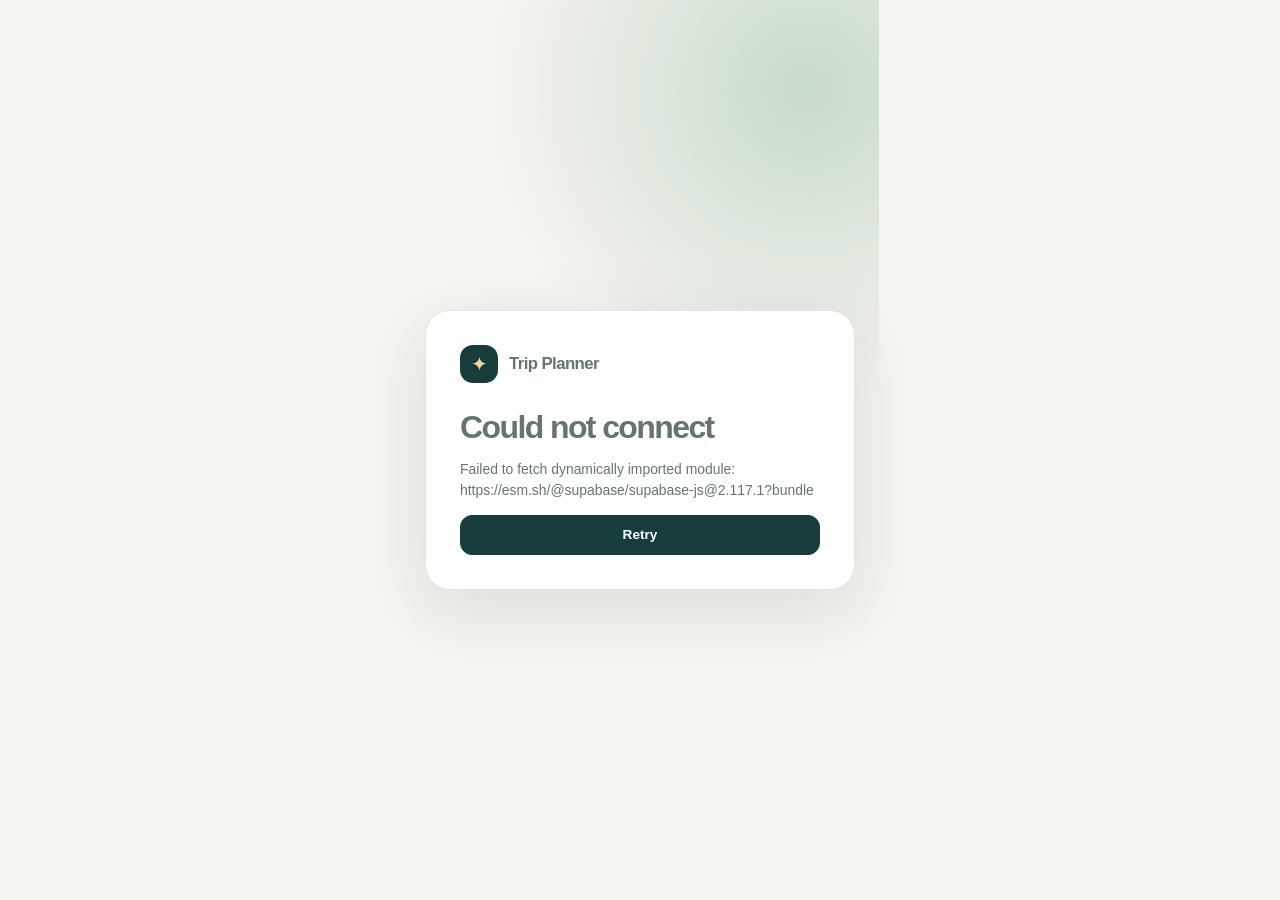
<file: japan-trip/index.html>
<!doctype html>
<html lang="en">
<head>
  <meta charset="utf-8">
  <meta name="viewport" content="width=device-width,initial-scale=1,viewport-fit=cover">
  <meta name="theme-color" content="#173d3a">
  <meta name="description" content="A private, shared planner for your trips, tasks, stays and bookings.">
  <meta name="apple-mobile-web-app-capable" content="yes">
  <meta name="apple-mobile-web-app-status-bar-style" content="default">
  <meta name="apple-mobile-web-app-title" content="Trip Planner">
  <link rel="manifest" href="./manifest.webmanifest">
  <link rel="icon" type="image/svg+xml" href="./icon.svg">
  <link rel="apple-touch-icon" href="./icon-192.png">
  <link rel="stylesheet" href="./styles.css?v=20261123-1">
  <title>Trip Planner</title>
  <link rel="stylesheet" href="./plan.css?v=1">
</head>
<body>
  <div id="app" class="app-loading"><div class="loading-ring"></div><p>Opening your trip planner…</p></div>
  <div id="toast" class="toast" role="status" aria-live="polite"></div>
  <dialog id="item-detail" class="item-detail" aria-labelledby="item-detail-title"><div id="item-detail-body" class="item-detail-body"></div></dialog>
  <dialog id="editor" class="editor-dialog" aria-labelledby="editor-title">
    <form id="editor-form" class="editor-form">
      <div class="editor-header"><div><p class="eyebrow">TRIP PLANNER</p><h2 id="editor-title">Edit</h2></div><button type="button" class="icon-button" id="editor-close" aria-label="Close">✕</button></div>
      <div id="editor-fields" class="editor-fields"></div>
      <p id="editor-error" class="form-error" role="alert" hidden></p>
      <div class="editor-actions"><button type="button" class="button button-danger" id="editor-delete" hidden>Delete</button><button type="button" class="button button-quiet" id="editor-cancel">Cancel</button><button type="submit" class="button button-primary" id="editor-submit">Save</button></div>
    </form>
  </dialog>
  <dialog id="itinerary-share-dialog" class="share-dialog" aria-labelledby="itinerary-share-title">
    <div class="share-shell">
      <div class="share-heading"><div><p class="eyebrow">ITINERARY</p><h2 id="itinerary-share-title">Share as an image</h2></div><button type="button" class="icon-button" id="itinerary-share-close" aria-label="Close image preview">✕</button></div>
      <p class="share-intro">Create a table from your current trip. Review the preview before sending it.</p>
      <div class="share-options"><div class="field"><label for="itinerary-share-style">Table style</label><select id="itinerary-share-style"><option value="detailed" selected>Detailed — activity names and places</option><option value="simple">Simple — activity names only</option></select></div>
        <label class="share-note-option"><input id="itinerary-share-notes" type="checkbox"><span>Include activity notes <small>Optional. Notes may contain private information.</small></span></label></div>
      <p id="itinerary-share-privacy" class="share-privacy">Booking records, costs, tasks and accommodation notes are not used. Check activity titles and places before sharing.</p>
      <div class="share-image-wrap"><p id="itinerary-share-status" class="share-status" role="status">Preparing image…</p><img id="itinerary-share-image" alt="Preview of your generated three-column itinerary table" hidden></div>
      <div class="share-footer"><button type="button" class="button" id="itinerary-share-download" disabled>Download PNG</button><button type="button" class="button button-primary" id="itinerary-share-native" disabled>Share image</button></div>
    </div>
  </dialog>
  <dialog id="ticket-dialog" class="ticket-dialog" aria-labelledby="ticket-dialog-title">
    <div class="ticket-shell">
      <div class="ticket-heading">
        <div><p class="eyebrow">TICKET WALLET</p><h2 id="ticket-dialog-title">Ticket</h2></div>
        <button type="button" class="icon-button" id="ticket-dialog-close" aria-label="Close tickets">✕</button>
      </div>
      <div class="ticket-stage">
        <img id="ticket-dialog-image" alt="Ticket QR code" hidden>
        <p id="ticket-dialog-empty" class="ticket-empty" hidden>This ticket could not be displayed. Open the original confirmation instead.</p>
      </div>
      <div class="ticket-controls">
        <button type="button" class="icon-button" id="ticket-prev" aria-label="Previous ticket">←</button>
        <div><p id="ticket-dialog-count" class="share-status"></p><div id="ticket-dialog-pager" class="ticket-pager"></div></div>
        <button type="button" class="icon-button" id="ticket-next" aria-label="Next ticket">→</button>
      </div>
      <p class="ticket-security">Stored with your private trip data. Show the QR code at the entrance.</p>
    </div>
  </dialog>
  <dialog id="reminder-image-dialog" class="reminder-image-dialog" aria-labelledby="reminder-image-title">
    <div class="reminder-image-shell">
      <div class="ticket-heading"><div><p class="eyebrow">SAVED ITEM</p><h2 id="reminder-image-title">Saved image</h2></div><button type="button" class="icon-button" id="reminder-image-close" aria-label="Close image">✕</button></div>
      <div class="reminder-image-stage"><img id="reminder-image-full" alt="Saved reminder image"></div>
    </div>
  </dialog>
  <script src="./config.js?v=20261123-1"></script>
  <script type="module" src="./app.js?v=20261126-1"></script>
</body>
</html>
</file>
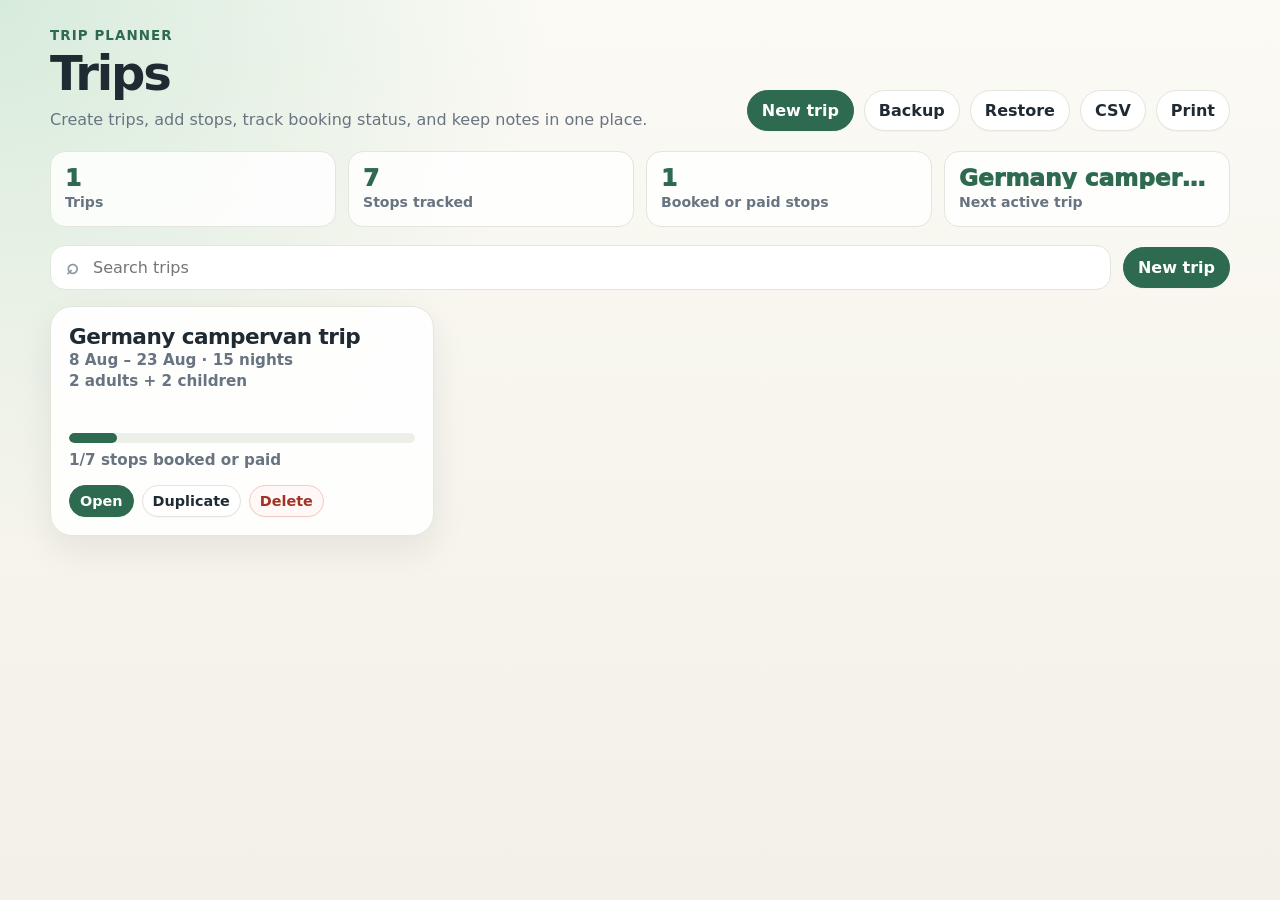
<file: trip-planner/index.html>
<!DOCTYPE html>
<html lang="en">
<head>
  <meta charset="UTF-8" />
  <meta name="viewport" content="width=device-width, initial-scale=1.0" />
  <title>Trip Planner</title>
  <style>
    :root {
      --bg: #f7f5ed;
      --panel: #ffffff;
      --panel2: #fbfaf6;
      --text: #202a33;
      --muted: #687481;
      --faint: #8c98a4;
      --border: #e2e6dc;
      --accent: #2d6a4f;
      --accent2: #eef7ef;
      --accent3: #cfe8d6;
      --warn: #a25b00;
      --warn2: #fff3df;
      --blue: #1f6fb2;
      --blue2: #e9f4ff;
      --danger: #a13324;
      --danger2: #fff0ed;
      --shadow: 0 14px 35px rgba(31, 41, 51, .08);
      --radius: 22px;
      --radius-sm: 15px;
      --max: 1180px;
      font-family: Inter, ui-sans-serif, system-ui, -apple-system, BlinkMacSystemFont, "Segoe UI", sans-serif;
    }

    * { box-sizing: border-box; }
    body {
      margin: 0;
      min-height: 100vh;
      background:
        radial-gradient(circle at top left, rgba(207,232,214,.82), transparent 34rem),
        linear-gradient(180deg, #fbfaf5 0%, var(--bg) 48%, #f3f0e7 100%);
      color: var(--text);
    }

    button, input, textarea, select { font: inherit; }
    button { cursor: pointer; }
    [hidden] { display: none !important; }

    .app {
      width: min(var(--max), calc(100% - 32px));
      margin: 0 auto;
      padding: 28px 0 44px;
    }

    .topbar {
      display: grid;
      grid-template-columns: 1fr auto;
      gap: 18px;
      align-items: end;
      margin-bottom: 20px;
    }

    .eyebrow {
      margin: 0 0 6px;
      color: var(--accent);
      font-size: .84rem;
      font-weight: 900;
      letter-spacing: .08em;
      text-transform: uppercase;
    }

    h1 {
      margin: 0;
      font-size: clamp(1.8rem, 4vw, 3rem);
      line-height: 1.02;
      letter-spacing: -.045em;
    }

    h2, h3 { letter-spacing: -.025em; }
    .subtitle {
      margin: 10px 0 0;
      color: var(--muted);
      line-height: 1.45;
      max-width: 70ch;
    }

    .actions {
      display: flex;
      gap: 10px;
      flex-wrap: wrap;
      justify-content: flex-end;
    }

    .btn {
      border: 1px solid var(--border);
      background: var(--panel);
      color: var(--text);
      border-radius: 999px;
      padding: 10px 14px;
      font-weight: 850;
      white-space: nowrap;
      box-shadow: 0 1px 0 rgba(31,41,51,.03);
    }

    .btn:hover { border-color: var(--accent3); background: #f9fcf9; }
    .btn.primary { background: var(--accent); color: white; border-color: var(--accent); }
    .btn.danger { color: var(--danger); border-color: #f1cbc4; background: #fff8f7; }
    .btn.small { padding: 7px 10px; font-size: .9rem; }

    .panel {
      background: rgba(255,255,255,.92);
      border: 1px solid var(--border);
      border-radius: var(--radius);
      box-shadow: var(--shadow);
      min-width: 0;
    }

    .summary {
      display: grid;
      grid-template-columns: repeat(4, minmax(0, 1fr));
      gap: 12px;
      margin-bottom: 18px;
    }

    .stat {
      background: rgba(255,255,255,.86);
      border: 1px solid var(--border);
      border-radius: var(--radius-sm);
      padding: 14px;
    }

    .stat .num {
      display: block;
      font-size: 1.45rem;
      font-weight: 950;
      color: var(--accent);
      line-height: 1;
      margin-bottom: 5px;
      white-space: nowrap;
      overflow: hidden;
      text-overflow: ellipsis;
    }

    .stat .label {
      display: block;
      color: var(--muted);
      font-size: .88rem;
      font-weight: 750;
      line-height: 1.25;
    }

    .menu-tools {
      display: grid;
      grid-template-columns: minmax(0, 1fr) auto;
      gap: 12px;
      align-items: center;
      margin-bottom: 16px;
    }

    .search {
      position: relative;
    }

    .search input {
      padding-left: 42px;
    }

    .search::before {
      content: "⌕";
      position: absolute;
      left: 16px;
      top: 50%;
      transform: translateY(-52%);
      color: var(--faint);
      font-size: 1.3rem;
      font-weight: 800;
    }

    .trip-grid {
      display: grid;
      grid-template-columns: repeat(3, minmax(0, 1fr));
      gap: 14px;
    }

    .trip-card {
      border: 1px solid var(--border);
      background: rgba(255,255,255,.92);
      border-radius: var(--radius);
      padding: 18px;
      box-shadow: var(--shadow);
      display: flex;
      flex-direction: column;
      gap: 14px;
      min-height: 230px;
    }

    .trip-card h2 {
      margin: 0;
      font-size: 1.35rem;
      line-height: 1.15;
      overflow-wrap: anywhere;
    }

    .trip-meta {
      color: var(--muted);
      font-weight: 750;
      line-height: 1.4;
      font-size: .95rem;
    }

    .progress {
      display: grid;
      gap: 7px;
      margin-top: auto;
    }

    .bar {
      height: 10px;
      border-radius: 999px;
      background: #edf0e8;
      overflow: hidden;
    }

    .bar > span {
      display: block;
      height: 100%;
      background: var(--accent);
      border-radius: 999px;
      width: 0%;
    }

    .card-actions {
      display: flex;
      flex-wrap: wrap;
      gap: 8px;
    }

    .planner {
      display: grid;
      grid-template-columns: minmax(280px, 390px) minmax(0, 1fr);
      gap: 18px;
      align-items: start;
    }

    .side {
      padding: 14px;
      position: sticky;
      top: 16px;
      max-height: calc(100vh - 32px);
      overflow: auto;
    }

    .side-head {
      padding: 6px 4px 12px;
      display: grid;
      gap: 10px;
    }

    .side-head-row {
      display: flex;
      justify-content: space-between;
      align-items: center;
      gap: 10px;
    }

    .side-head h2 {
      margin: 0;
      font-size: 1.1rem;
    }

    .stop-list {
      display: flex;
      flex-direction: column;
      gap: 10px;
    }

    .stop-card {
      width: 100%;
      display: grid;
      grid-template-columns: 56px minmax(0, 1fr);
      gap: 12px;
      align-items: center;
      border: 1px solid var(--border);
      background: #fff;
      border-radius: 18px;
      padding: 12px;
      text-align: left;
      overflow: hidden;
    }

    .stop-card:hover { border-color: var(--accent3); background: #fcfefc; }
    .stop-card.active {
      border-color: var(--accent);
      background: linear-gradient(180deg, #f4fbf5, #fff);
      box-shadow: 0 0 0 3px rgba(47,107,79,.12);
    }

    .date-tile {
      height: 56px;
      display: grid;
      place-items: center;
      align-content: center;
      border-radius: 15px;
      background: var(--accent2);
      color: var(--accent);
      font-weight: 950;
      line-height: 1;
    }

    .date-tile .day { font-size: 1.25rem; margin-bottom: 5px; }
    .date-tile .month { font-size: .76rem; color: var(--muted); letter-spacing: .02em; }

    .stop-text { min-width: 0; }
    .stop-title-row {
      display: flex;
      gap: 8px;
      align-items: start;
      min-width: 0;
    }

    .stop-title {
      min-width: 0;
      flex: 1;
      font-weight: 950;
      line-height: 1.2;
      overflow-wrap: anywhere;
    }

    .stop-meta {
      display: block;
      margin-top: 5px;
      color: var(--muted);
      font-size: .9rem;
      font-weight: 750;
      line-height: 1.35;
      overflow-wrap: anywhere;
    }

    .pill {
      display: inline-flex;
      align-items: center;
      justify-content: center;
      border: 1px solid transparent;
      border-radius: 999px;
      padding: 5px 9px;
      font-size: .76rem;
      font-weight: 950;
      white-space: nowrap;
    }

    .status-Idea { color: var(--muted); background: #f3f4f6; border-color: #e5e7eb; }
    .status-Shortlist, .status-Checking { color: var(--warn); background: var(--warn2); border-color: #fed7aa; }
    .status-Held { color: #855e11; background: #fff7cc; border-color: #f3d76b; }
    .status-Booked { color: var(--blue); background: var(--blue2); border-color: #bfdffc; }
    .status-Paid { color: var(--accent); background: var(--accent2); border-color: var(--accent3); }
    .status-Cancelled { color: var(--danger); background: var(--danger2); border-color: #f4c9c1; }

    .editor {
      padding: clamp(18px, 2.2vw, 28px);
    }

    .editor-head {
      display: grid;
      grid-template-columns: minmax(0, 1fr) auto;
      gap: 14px;
      align-items: start;
      margin-bottom: 18px;
    }

    .editor-head h2 {
      margin: 0 0 6px;
      font-size: clamp(1.35rem, 3vw, 2rem);
      line-height: 1.1;
      overflow-wrap: anywhere;
    }

    .editor-sub {
      margin: 0;
      color: var(--muted);
      font-weight: 750;
      line-height: 1.4;
    }

    .head-actions {
      display: flex;
      gap: 8px;
      flex-wrap: wrap;
      justify-content: flex-end;
    }

    .fields {
      display: grid;
      grid-template-columns: repeat(2, minmax(0, 1fr));
      gap: 14px 16px;
    }

    .field.full { grid-column: 1 / -1; }
    label {
      display: block;
      margin: 0 0 7px;
      font-weight: 900;
      color: #314236;
    }

    input, textarea, select {
      width: 100%;
      min-width: 0;
      border: 1px solid var(--border);
      border-radius: 15px;
      padding: 12px 13px;
      background: #fff;
      color: var(--text);
      outline: none;
    }

    input:focus, textarea:focus, select:focus {
      border-color: var(--accent);
      box-shadow: 0 0 0 3px rgba(47,107,79,.12);
    }

    textarea { min-height: 92px; resize: vertical; }

    .hint {
      margin-top: 7px;
      color: var(--muted);
      font-size: .9rem;
      line-height: 1.35;
    }

    .status-grid {
      display: flex;
      flex-wrap: wrap;
      gap: 8px;
    }

    .status-choice {
      border: 1px solid var(--border);
      background: #f4f7f2;
      color: var(--accent);
      border-radius: 14px;
      padding: 9px 12px;
      font-weight: 950;
    }

    .status-choice.selected {
      background: var(--accent);
      border-color: var(--accent);
      color: white;
    }

    details.box {
      border: 1px solid var(--border);
      border-radius: 18px;
      background: var(--panel2);
      overflow: hidden;
      margin-top: 18px;
    }

    details.box summary {
      list-style: none;
      cursor: pointer;
      padding: 16px 18px;
      font-weight: 950;
      display: flex;
      justify-content: space-between;
      gap: 12px;
    }

    details.box summary::-webkit-details-marker { display: none; }
    .summary-action { color: var(--muted); font-size: .9rem; white-space: nowrap; }
    details[open] .summary-action::before { content: "Hide"; }
    details:not([open]) .summary-action::before { content: "Show"; }
    .box-body { padding: 0 18px 18px; }

    .empty {
      text-align: center;
      color: var(--muted);
      padding: 48px 20px;
      line-height: 1.45;
    }

    .empty strong { color: var(--text); }

    .note {
      color: var(--muted);
      line-height: 1.5;
      font-size: .94rem;
      margin: 16px 2px 0;
    }

    .toast {
      position: fixed;
      right: 18px;
      bottom: 18px;
      max-width: calc(100% - 36px);
      background: #1f2933;
      color: #fff;
      border-radius: 14px;
      padding: 12px 14px;
      box-shadow: var(--shadow);
      opacity: 0;
      transform: translateY(10px);
      transition: .2s ease;
      z-index: 20;
      font-weight: 800;
    }

    .toast.show { opacity: 1; transform: translateY(0); }
    input[type="file"] { display: none; }

    @media (max-width: 1020px) {
      .app { width: min(100% - 24px, var(--max)); padding-top: 20px; }
      .topbar { grid-template-columns: 1fr; align-items: start; }
      .actions { justify-content: flex-start; }
      .summary { grid-template-columns: repeat(2, minmax(0, 1fr)); }
      .trip-grid { grid-template-columns: repeat(2, minmax(0, 1fr)); }
      .planner { grid-template-columns: 1fr; }
      .side { position: static; max-height: none; overflow: visible; }
      .stop-list { display: grid; grid-template-columns: repeat(2, minmax(0, 1fr)); }
      .editor { scroll-margin-top: 18px; }
    }

    @media (max-width: 680px) {
      .app { width: min(100% - 18px, var(--max)); }
      .summary { gap: 9px; }
      .stat { padding: 12px; }
      .menu-tools { grid-template-columns: 1fr; }
      .trip-grid, .stop-list { grid-template-columns: 1fr; }
      .stop-card { grid-template-columns: 48px minmax(0, 1fr); padding: 10px; }
      .date-tile { height: 48px; border-radius: 13px; }
      .date-tile .day { font-size: 1.1rem; }
      .fields { grid-template-columns: 1fr; }
      .editor-head { grid-template-columns: 1fr; }
      .head-actions { justify-content: flex-start; }
    }

    @media print {
      body { background: #fff; }
      .app { width: 100%; padding: 0; }
      .actions, .side-head-row .btn, .head-actions, .note, .menu-tools { display: none !important; }
      .panel, .trip-card { box-shadow: none; }
      .planner { display: block; }
      .side { position: static; max-height: none; }
      .editor { display: none; }
      .stop-card { break-inside: avoid; margin-bottom: 8px; }
    }
  </style>
</head>
<body>
  <div class="app">
    <header class="topbar">
      <div>
        <p class="eyebrow" id="eyebrow">Trip planner</p>
        <h1 id="pageTitle">Trips</h1>
        <p class="subtitle" id="pageSubtitle">Create trips, add stops, track booking status, and keep notes in one place.</p>
      </div>
      <div class="actions">
        <button class="btn" id="homeBtn" type="button" hidden>All trips</button>
        <button class="btn primary" id="primaryBtn" type="button">New trip</button>
        <button class="btn" id="backupBtn" type="button">Backup</button>
        <button class="btn" id="restoreBtn" type="button">Restore</button>
        <button class="btn" id="csvBtn" type="button">CSV</button>
        <button class="btn" id="printBtn" type="button">Print</button>
        <input id="restoreFile" type="file" accept="application/json,.json" />
      </div>
    </header>

    <section class="summary" id="summary"></section>

    <section id="menuView"></section>
    <section id="tripView" hidden></section>
  </div>

  <div class="toast" id="toast" role="status" aria-live="polite"></div>

  <script>
    const STORAGE_KEY = "genericTripPlanner.v1";
    const STATUSES = ["Idea", "Shortlist", "Checking", "Held", "Booked", "Paid", "Cancelled"];

    const uuid = () =>
      (crypto && crypto.randomUUID) ? crypto.randomUUID() :
      "id-" + Math.random().toString(36).slice(2) + Date.now().toString(36);

    const seedTrips = [
      {
        id: uuid(),
        name: "Germany campervan trip",
        startDate: "2026-08-08",
        endDate: "2026-08-23",
        travellers: "2 adults + 2 children",
        status: "Planning",
        notes: "Channel crossing on 8 Aug, return to England on 23 Aug. Europa-Park booked 15–18 Aug. Needs parkrun on Sat 15 Aug.",
        stops: [
          {
            id: uuid(),
            name: "Klein Strand, Jabbeke",
            arrival: "2026-08-08",
            leave: "2026-08-10",
            status: "Checking",
            bookingLink: "https://www.kleinstrand.be/en/",
            accommodation: "Chalet / glamping / campervan pitch",
            drive: "Calais → Jabbeke: ~1h15–1h45",
            backup: "Camping Memling, Bruges",
            notes: "First proper stop after crossing. Bruges nearby. Lake/pool/activity feel.",
            cost: "",
            deposit: "",
            cancellation: ""
          },
          {
            id: uuid(),
            name: "hu Birkelt Village, Larochette",
            arrival: "2026-08-10",
            leave: "2026-08-13",
            status: "Checking",
            bookingLink: "https://birkelt.huopenair.com/",
            accommodation: "Mobile home / safari tent / campervan pitch",
            drive: "Jabbeke → Birkelt: ~3h–3h30",
            backup: "",
            notes: "Main Eurocamp-style block. Pools, waterslide, activities, Mullerthal cycling/walking.",
            cost: "",
            deposit: "",
            cancellation: ""
          },
          {
            id: uuid(),
            name: "Camping Durlach",
            arrival: "2026-08-13",
            leave: "2026-08-15",
            status: "Checking",
            bookingLink: "https://www.ka-baeder.de/en/offers/camping-durlach",
            accommodation: "Mobile home or campervan pitch",
            drive: "Birkelt → Karlsruhe: ~2h45–3h15",
            backup: "",
            notes: "Functional stop for Oberwald parkrun on Sat 15 Aug.",
            cost: "",
            deposit: "",
            cancellation: ""
          },
          {
            id: uuid(),
            name: "Europa-Park booked accommodation",
            arrival: "2026-08-15",
            leave: "2026-08-18",
            status: "Booked",
            bookingLink: "https://www.europapark.de/en",
            accommodation: "Already booked",
            drive: "Karlsruhe → Rust: ~1h–1h30",
            backup: "Europa-Park Caravaning / Camp Resort",
            notes: "Sat 15 Aug: Oberwald parkrun at 9:00, then drive to Europa-Park.",
            cost: "",
            deposit: "",
            cancellation: ""
          },
          {
            id: uuid(),
            name: "Landal Warsberg",
            arrival: "2026-08-18",
            leave: "2026-08-21",
            status: "Checking",
            bookingLink: "https://www.landal.com/parks/warsberg",
            accommodation: "Bungalow / mobile home / campervan pitch",
            drive: "Rust → Warsberg: ~3h–3h30",
            backup: "",
            notes: "Main return-side holiday park block. Saarburg/Moselle/Saar cycling, indoor pool, activities.",
            cost: "",
            deposit: "",
            cancellation: ""
          },
          {
            id: uuid(),
            name: "Camping au Bord de l’Aisne",
            arrival: "2026-08-21",
            leave: "2026-08-22",
            status: "Checking",
            bookingLink: "https://camping-aisne-picardie.fr/",
            accommodation: "Mobile home or campervan pitch",
            drive: "Warsberg → Guignicourt: ~3h–3h30",
            backup: "La Croix du Vieux Pont, Berny-Rivière",
            notes: "Return stepping-stone. Covered/heated pool, paddling pool, play area.",
            cost: "",
            deposit: "",
            cancellation: ""
          },
          {
            id: uuid(),
            name: "Château du Gandspette",
            arrival: "2026-08-22",
            leave: "2026-08-23",
            status: "Checking",
            bookingLink: "https://www.chateau-gandspette.com/",
            accommodation: "Campervan/touring pitch",
            drive: "Guignicourt → Saint-Omer/Calais area: ~2h15–2h45",
            backup: "Camping Caravanning Saint Louis / Camping Le Grand Gravelot",
            notes: "Final port-side stop. Short hop to Calais before crossing.",
            cost: "",
            deposit: "",
            cancellation: ""
          }
        ]
      }
    ];

    let state = loadState();
    let currentTripId = location.hash.startsWith("#trip=") ? location.hash.replace("#trip=", "") : null;
    let selectedStopId = null;
    let searchText = "";

    function loadState() {
      const raw = localStorage.getItem(STORAGE_KEY);
      if (!raw) return { trips: seedTrips };
      try {
        const parsed = JSON.parse(raw);
        return { trips: Array.isArray(parsed.trips) ? parsed.trips.map(normaliseTrip) : seedTrips };
      } catch {
        return { trips: seedTrips };
      }
    }

    function saveState() {
      localStorage.setItem(STORAGE_KEY, JSON.stringify(state));
    }

    function normaliseTrip(trip) {
      return {
        id: trip.id || uuid(),
        name: trip.name || "Untitled trip",
        startDate: trip.startDate || "",
        endDate: trip.endDate || "",
        travellers: trip.travellers || "",
        status: trip.status || "Planning",
        notes: trip.notes || "",
        stops: Array.isArray(trip.stops) ? trip.stops.map(normaliseStop).sort(byArrival) : []
      };
    }

    function normaliseStop(stop) {
      return {
        id: stop.id || uuid(),
        name: stop.name || "Untitled stop",
        arrival: stop.arrival || "",
        leave: stop.leave || "",
        status: STATUSES.includes(stop.status) ? stop.status : "Idea",
        bookingLink: stop.bookingLink || "",
        accommodation: stop.accommodation || "",
        drive: stop.drive || "",
        backup: stop.backup || "",
        notes: stop.notes || "",
        cost: stop.cost || "",
        deposit: stop.deposit || "",
        cancellation: stop.cancellation || ""
      };
    }

    function getTrip() {
      return state.trips.find(t => t.id === currentTripId) || null;
    }

    function getStop() {
      const trip = getTrip();
      if (!trip) return null;
      return trip.stops.find(s => s.id === selectedStopId) || trip.stops[0] || null;
    }

    function byArrival(a, b) {
      return (a.arrival || "").localeCompare(b.arrival || "") || (a.name || "").localeCompare(b.name || "");
    }

    function nights(item) {
      const start = item.arrival || item.startDate;
      const end = item.leave || item.endDate;
      if (!start || !end) return "";
      const s = new Date(start + "T00:00:00");
      const e = new Date(end + "T00:00:00");
      const diff = Math.round((e - s) / 86400000);
      return Number.isFinite(diff) && diff >= 0 ? diff : "";
    }

    function isDone(stop) {
      return stop.status === "Booked" || stop.status === "Paid";
    }

    function fmtDate(iso) {
      if (!iso) return "No date";
      const d = new Date(iso + "T00:00:00");
      if (Number.isNaN(d.getTime())) return iso;
      return d.toLocaleDateString("en-GB", { day: "numeric", month: "short" });
    }

    function day(iso) {
      return fmtDate(iso).split(" ")[0] || "—";
    }

    function month(iso) {
      return fmtDate(iso).split(" ")[1] || "";
    }

    function dateRange(start, end) {
      return `${fmtDate(start)} – ${fmtDate(end)}`;
    }

    function statusClass(status) {
      return "status-" + String(status || "Idea").replace(/[^A-Za-z0-9]/g, "");
    }

    function render() {
      state.trips = state.trips.map(normaliseTrip).sort((a,b) => (a.startDate || "").localeCompare(b.startDate || "") || a.name.localeCompare(b.name));
      const trip = getTrip();
      if (currentTripId && !trip) currentTripId = null;
      if (trip && !getStop()) selectedStopId = trip.stops[0]?.id || null;

      document.getElementById("menuView").hidden = !!getTrip();
      document.getElementById("tripView").hidden = !getTrip();
      document.getElementById("homeBtn").hidden = !getTrip();

      if (getTrip()) renderTripView();
      else renderMenu();

      saveState();
    }

    function renderHeaderForMenu() {
      document.getElementById("eyebrow").textContent = "Trip planner";
      document.getElementById("pageTitle").textContent = "Trips";
      document.getElementById("pageSubtitle").textContent = "Create trips, add stops, track booking status, and keep notes in one place.";
      document.getElementById("primaryBtn").textContent = "New trip";
    }

    function renderHeaderForTrip(trip) {
      document.getElementById("eyebrow").textContent = "Trip planner";
      document.getElementById("pageTitle").textContent = trip.name;
      const n = nights(trip);
      document.getElementById("pageSubtitle").textContent =
        `${dateRange(trip.startDate, trip.endDate)}${n !== "" ? ` · ${n} nights` : ""}${trip.travellers ? ` · ${trip.travellers}` : ""}`;
      document.getElementById("primaryBtn").textContent = "Add stop";
    }

    function renderSummaryForMenu() {
      const tripCount = state.trips.length;
      const stopCount = state.trips.reduce((sum, t) => sum + t.stops.length, 0);
      const bookedCount = state.trips.reduce((sum, t) => sum + t.stops.filter(isDone).length, 0);
      const nextTrip = state.trips.find(t => t.stops.some(s => !isDone(s) && s.status !== "Cancelled")) || state.trips[0];

      document.getElementById("summary").innerHTML = `
        <div class="stat"><span class="num">${tripCount}</span><span class="label">Trips</span></div>
        <div class="stat"><span class="num">${stopCount}</span><span class="label">Stops tracked</span></div>
        <div class="stat"><span class="num">${bookedCount}</span><span class="label">Booked or paid stops</span></div>
        <div class="stat"><span class="num">${escapeHtml(nextTrip?.name || "—")}</span><span class="label">Next active trip</span></div>
      `;
    }

    function renderSummaryForTrip(trip) {
      const stopCount = trip.stops.length;
      const bookedCount = trip.stops.filter(isDone).length;
      const openCount = trip.stops.filter(s => !isDone(s) && s.status !== "Cancelled").length;
      const nightCount = trip.stops.reduce((sum, s) => sum + (nights(s) || 0), 0);

      document.getElementById("summary").innerHTML = `
        <div class="stat"><span class="num">${stopCount}</span><span class="label">Stops</span></div>
        <div class="stat"><span class="num">${bookedCount}</span><span class="label">Booked or paid</span></div>
        <div class="stat"><span class="num">${openCount}</span><span class="label">Still to sort</span></div>
        <div class="stat"><span class="num">${nightCount}</span><span class="label">Nights tracked</span></div>
      `;
    }

    function renderMenu() {
      renderHeaderForMenu();
      renderSummaryForMenu();

      const filtered = state.trips.filter(t =>
        !searchText ||
        [t.name, t.travellers, t.notes].join(" ").toLowerCase().includes(searchText.toLowerCase())
      );

      document.getElementById("menuView").innerHTML = `
        <div class="menu-tools">
          <div class="search">
            <input id="tripSearch" type="search" value="${escapeAttr(searchText)}" placeholder="Search trips">
          </div>
          <button class="btn primary" type="button" id="newTripMenuBtn">New trip</button>
        </div>

        ${filtered.length ? `
          <div class="trip-grid">
            ${filtered.map(renderTripCard).join("")}
          </div>
        ` : `
          <div class="panel empty"><strong>No trips found.</strong><br>Create a new trip or clear the search.</div>
        `}
      `;

      document.getElementById("tripSearch").addEventListener("input", e => {
        searchText = e.target.value;
        render();
      });
      document.getElementById("newTripMenuBtn").addEventListener("click", addTrip);

      document.querySelectorAll("[data-open-trip]").forEach(btn => btn.addEventListener("click", () => openTrip(btn.dataset.openTrip)));
      document.querySelectorAll("[data-delete-trip]").forEach(btn => btn.addEventListener("click", () => deleteTrip(btn.dataset.deleteTrip)));
      document.querySelectorAll("[data-duplicate-trip]").forEach(btn => btn.addEventListener("click", () => duplicateTrip(btn.dataset.duplicateTrip)));
    }

    function renderTripCard(trip) {
      const total = trip.stops.length;
      const done = trip.stops.filter(isDone).length;
      const pct = total ? Math.round(done / total * 100) : 0;
      const n = nights(trip);
      return `
        <article class="trip-card">
          <div>
            <h2>${escapeHtml(trip.name)}</h2>
            <div class="trip-meta">
              ${escapeHtml(dateRange(trip.startDate, trip.endDate))}${n !== "" ? ` · ${n} nights` : ""}<br>
              ${escapeHtml(trip.travellers || "No traveller details")}
            </div>
          </div>
          <div class="progress">
            <div class="bar" aria-label="${pct}% booked"><span style="width:${pct}%"></span></div>
            <div class="trip-meta">${done}/${total} stops booked or paid</div>
          </div>
          <div class="card-actions">
            <button class="btn primary small" type="button" data-open-trip="${trip.id}">Open</button>
            <button class="btn small" type="button" data-duplicate-trip="${trip.id}">Duplicate</button>
            <button class="btn danger small" type="button" data-delete-trip="${trip.id}">Delete</button>
          </div>
        </article>
      `;
    }

    function renderTripView() {
      const trip = getTrip();
      renderHeaderForTrip(trip);
      renderSummaryForTrip(trip);

      if (!selectedStopId && trip.stops[0]) selectedStopId = trip.stops[0].id;

      document.getElementById("tripView").innerHTML = `
        <main class="planner">
          <aside class="panel side">
            <div class="side-head">
              <div class="side-head-row">
                <h2>Stops</h2>
                <button class="btn small primary" id="addStopSide" type="button">Add stop</button>
              </div>
              <details class="box">
                <summary><span>Trip details</span><span class="summary-action"></span></summary>
                <div class="box-body">
                  ${renderTripDetailsForm(trip)}
                </div>
              </details>
            </div>
            <div class="stop-list" id="stopList">${trip.stops.length ? trip.stops.map(renderStopCard).join("") : `<div class="empty"><strong>No stops yet.</strong><br>Add the first one.</div>`}</div>
            <p class="note">Changes save automatically in this browser. Use <strong>Backup</strong> before switching computer or browser.</p>
          </aside>
          <section class="panel editor" id="editor">${renderStopEditor(trip)}</section>
        </main>
      `;

      bindTripDetails(trip);
      document.getElementById("addStopSide").addEventListener("click", addStop);
      document.querySelectorAll("[data-stop]").forEach(btn => {
        btn.addEventListener("click", () => {
          selectedStopId = btn.dataset.stop;
          render();
          if (window.innerWidth < 1021) document.getElementById("editor").scrollIntoView({ block: "start", behavior: "smooth" });
        });
      });
      bindStopEditor(trip);
    }

    function renderTripDetailsForm(trip) {
      return `
        <div class="fields">
          <div class="field full">
            <label for="tripName">Trip name</label>
            <input id="tripName" type="text" value="${escapeAttr(trip.name)}">
          </div>
          <div class="field">
            <label for="tripStart">Start</label>
            <input id="tripStart" type="date" value="${escapeAttr(trip.startDate)}">
          </div>
          <div class="field">
            <label for="tripEnd">End</label>
            <input id="tripEnd" type="date" value="${escapeAttr(trip.endDate)}">
          </div>
          <div class="field full">
            <label for="travellers">Travellers</label>
            <input id="travellers" type="text" value="${escapeAttr(trip.travellers)}" placeholder="e.g. 2 adults + 2 children">
          </div>
          <div class="field full">
            <label for="tripNotes">Trip notes</label>
            <textarea id="tripNotes">${escapeHtml(trip.notes)}</textarea>
          </div>
        </div>
      `;
    }

    function renderStopCard(stop) {
      const n = nights(stop);
      return `
        <button class="stop-card ${stop.id === selectedStopId ? "active" : ""}" type="button" data-stop="${stop.id}">
          <span class="date-tile" aria-hidden="true">
            <span class="day">${escapeHtml(day(stop.arrival))}</span>
            <span class="month">${escapeHtml(month(stop.arrival))}</span>
          </span>
          <span class="stop-text">
            <span class="stop-title-row">
              <span class="stop-title">${escapeHtml(stop.name)}</span>
              <span class="pill ${statusClass(stop.status)}">${escapeHtml(stop.status)}</span>
            </span>
            <span class="stop-meta">${escapeHtml(dateRange(stop.arrival, stop.leave))}${n !== "" ? ` · ${n} night${n === 1 ? "" : "s"}` : ""}${stop.drive ? ` · ${escapeHtml(stop.drive)}` : ""}</span>
          </span>
        </button>
      `;
    }

    function renderStopEditor(trip) {
      const stop = getStop();
      if (!stop) return `<div class="empty"><strong>No stop selected.</strong><br>Add a stop to begin planning.</div>`;
      const n = nights(stop);
      return `
        <div class="editor-head">
          <div>
            <h2>${escapeHtml(stop.name)}</h2>
            <p class="editor-sub">${escapeHtml(dateRange(stop.arrival, stop.leave))}${n !== "" ? ` · ${n} night${n === 1 ? "" : "s"}` : ""}</p>
          </div>
          <div class="head-actions">
            <button class="btn small" type="button" id="prevStop">Previous</button>
            <button class="btn small" type="button" id="nextStop">Next</button>
            <button class="btn small" type="button" id="duplicateStop">Duplicate</button>
            <button class="btn small danger" type="button" id="deleteStop">Delete</button>
          </div>
        </div>

        <div class="fields">
          <div class="field">
            <label for="arrival">Arrival</label>
            <input id="arrival" type="date" value="${escapeAttr(stop.arrival)}">
          </div>
          <div class="field">
            <label for="leave">Leave</label>
            <input id="leave" type="date" value="${escapeAttr(stop.leave)}">
          </div>
          <div class="field full">
            <label for="name">Stop / accommodation name</label>
            <input id="name" type="text" value="${escapeAttr(stop.name)}" placeholder="e.g. Landal Warsberg">
          </div>
          <div class="field">
            <label>Status</label>
            <div class="status-grid" id="statusGrid">
              ${STATUSES.map(status => `
                <button type="button" class="status-choice ${status === stop.status ? "selected" : ""}" data-status="${status}">
                  ${status}
                </button>
              `).join("")}
            </div>
          </div>
          <div class="field">
            <label for="bookingLink">Booking link</label>
            <input id="bookingLink" type="url" value="${escapeAttr(stop.bookingLink)}" placeholder="https://...">
            <div class="hint">Leave blank if booked by phone/email.</div>
          </div>
        </div>

        <details class="box">
          <summary><span>Optional details</span><span class="summary-action"></span></summary>
          <div class="box-body">
            <div class="fields">
              <div class="field">
                <label for="accommodation">Accommodation type</label>
                <input id="accommodation" type="text" value="${escapeAttr(stop.accommodation)}" placeholder="Static caravan, lodge tent, campervan pitch...">
              </div>
              <div class="field">
                <label for="drive">Drive estimate</label>
                <input id="drive" type="text" value="${escapeAttr(stop.drive)}" placeholder="e.g. Rust → Warsberg: ~3h">
              </div>
              <div class="field">
                <label for="cost">Total cost</label>
                <input id="cost" type="text" value="${escapeAttr(stop.cost)}" placeholder="e.g. €420">
              </div>
              <div class="field">
                <label for="deposit">Deposit / paid</label>
                <input id="deposit" type="text" value="${escapeAttr(stop.deposit)}" placeholder="e.g. €100 deposit">
              </div>
              <div class="field">
                <label for="cancellation">Free cancellation until</label>
                <input id="cancellation" type="date" value="${escapeAttr(stop.cancellation)}">
              </div>
              <div class="field">
                <label for="backup">Backup option</label>
                <input id="backup" type="text" value="${escapeAttr(stop.backup)}" placeholder="Alternative campsite/hotel">
              </div>
              <div class="field full">
                <label for="notes">Notes</label>
                <textarea id="notes" placeholder="Activities, pools, bike routes, things to check...">${escapeHtml(stop.notes)}</textarea>
              </div>
            </div>
          </div>
        </details>
      `;
    }

    function bindTripDetails(trip) {
      const map = {
        tripName: "name",
        tripStart: "startDate",
        tripEnd: "endDate",
        travellers: "travellers",
        tripNotes: "notes"
      };
      Object.entries(map).forEach(([id, prop]) => {
        const el = document.getElementById(id);
        if (!el) return;
        el.addEventListener("input", () => {
          trip[prop] = el.value;
          saveState();
          if (prop !== "notes") render();
        });
      });
    }

    function bindStopEditor(trip) {
      const stop = getStop();
      if (!stop) return;

      ["arrival","leave","name","bookingLink","accommodation","drive","cost","deposit","cancellation","backup","notes"].forEach(id => {
        const el = document.getElementById(id);
        if (!el) return;
        el.addEventListener("input", () => {
          stop[id] = el.value;
          saveState();
          if (["arrival","leave","name","drive"].includes(id)) render();
        });
      });

      document.querySelectorAll(".status-choice").forEach(btn => btn.addEventListener("click", () => {
        stop.status = btn.dataset.status;
        render();
        toast(`Marked as ${stop.status}`);
      }));

      document.getElementById("deleteStop")?.addEventListener("click", () => {
        if (!confirm(`Delete "${stop.name}"?`)) return;
        const idx = trip.stops.findIndex(s => s.id === stop.id);
        trip.stops = trip.stops.filter(s => s.id !== stop.id);
        selectedStopId = trip.stops[Math.max(0, idx - 1)]?.id || trip.stops[0]?.id || null;
        render();
        toast("Stop deleted");
      });

      document.getElementById("duplicateStop")?.addEventListener("click", () => {
        const copy = { ...structuredClone(stop), id: uuid(), name: `${stop.name} copy`, status: "Idea" };
        trip.stops.push(copy);
        selectedStopId = copy.id;
        render();
        toast("Stop duplicated");
      });

      document.getElementById("prevStop")?.addEventListener("click", () => {
        const idx = trip.stops.findIndex(s => s.id === stop.id);
        selectedStopId = trip.stops[Math.max(0, idx - 1)]?.id || stop.id;
        render();
      });

      document.getElementById("nextStop")?.addEventListener("click", () => {
        const idx = trip.stops.findIndex(s => s.id === stop.id);
        selectedStopId = trip.stops[Math.min(trip.stops.length - 1, idx + 1)]?.id || stop.id;
        render();
      });
    }

    function addTrip() {
      const trip = {
        id: uuid(),
        name: "New trip",
        startDate: "",
        endDate: "",
        travellers: "",
        status: "Planning",
        notes: "",
        stops: []
      };
      state.trips.push(trip);
      openTrip(trip.id);
      toast("Trip added");
    }

    function duplicateTrip(id) {
      const trip = state.trips.find(t => t.id === id);
      if (!trip) return;
      const copy = structuredClone(trip);
      copy.id = uuid();
      copy.name = `${trip.name} copy`;
      copy.stops = copy.stops.map(s => ({ ...s, id: uuid(), status: s.status === "Paid" ? "Booked" : s.status }));
      state.trips.push(copy);
      openTrip(copy.id);
      toast("Trip duplicated");
    }

    function deleteTrip(id) {
      const trip = state.trips.find(t => t.id === id);
      if (!trip) return;
      if (!confirm(`Delete "${trip.name}" and all its stops?`)) return;
      state.trips = state.trips.filter(t => t.id !== id);
      currentTripId = null;
      selectedStopId = null;
      location.hash = "";
      render();
      toast("Trip deleted");
    }

    function openTrip(id) {
      currentTripId = id;
      const trip = getTrip();
      selectedStopId = trip?.stops[0]?.id || null;
      location.hash = "trip=" + id;
      render();
    }

    function goHome() {
      currentTripId = null;
      selectedStopId = null;
      history.pushState("", document.title, location.pathname + location.search);
      render();
    }

    function addStop() {
      const trip = getTrip();
      if (!trip) return addTrip();
      const last = trip.stops[trip.stops.length - 1];
      const start = last?.leave || trip.startDate || "";
      const stop = {
        id: uuid(),
        name: "New stop",
        arrival: start,
        leave: start,
        status: "Idea",
        bookingLink: "",
        accommodation: "",
        drive: "",
        backup: "",
        notes: "",
        cost: "",
        deposit: "",
        cancellation: ""
      };
      trip.stops.push(stop);
      selectedStopId = stop.id;
      render();
      toast("Stop added");
    }

    function backup() {
      downloadBlob(new Blob([JSON.stringify(state, null, 2)], { type: "application/json" }), `trip-planner-backup-${today()}.json`);
    }

    function exportCsv() {
      const trip = getTrip();
      const rows = [];
      const headers = ["Trip", "Trip start", "Trip end", "Stop", "Arrival", "Leave", "Nights", "Status", "Accommodation", "Drive", "Cost", "Deposit", "Free cancellation until", "Booking link", "Backup", "Notes"];

      const trips = trip ? [trip] : state.trips;
      trips.forEach(t => t.stops.forEach(s => rows.push([
        t.name, t.startDate, t.endDate, s.name, s.arrival, s.leave, nights(s), s.status, s.accommodation, s.drive, s.cost, s.deposit, s.cancellation, s.bookingLink, s.backup, s.notes
      ])));

      const csv = [headers, ...rows].map(row => row.map(csvCell).join(",")).join("\n");
      downloadBlob(new Blob([csv], { type: "text/csv;charset=utf-8" }), `trip-planner-${trip ? safeFile(trip.name) : "all-trips"}-${today()}.csv`);
    }

    function restore(file) {
      const reader = new FileReader();
      reader.onload = () => {
        try {
          const parsed = JSON.parse(reader.result);
          if (!Array.isArray(parsed.trips)) throw new Error("No trips array");
          state = { trips: parsed.trips.map(normaliseTrip) };
          currentTripId = null;
          selectedStopId = null;
          location.hash = "";
          render();
          toast("Backup restored");
        } catch {
          alert("That backup file could not be read.");
        }
      };
      reader.readAsText(file);
    }

    function downloadBlob(blob, filename) {
      const url = URL.createObjectURL(blob);
      const a = document.createElement("a");
      a.href = url;
      a.download = filename;
      document.body.appendChild(a);
      a.click();
      a.remove();
      URL.revokeObjectURL(url);
    }

    function csvCell(value) {
      const str = String(value ?? "");
      return `"${str.replaceAll('"', '""')}"`;
    }

    function today() {
      return new Date().toISOString().slice(0,10);
    }

    function safeFile(name) {
      return String(name || "trip").toLowerCase().replace(/[^a-z0-9]+/g, "-").replace(/(^-|-$)/g, "");
    }

    function escapeHtml(value) {
      return String(value ?? "")
        .replaceAll("&", "&amp;")
        .replaceAll("<", "&lt;")
        .replaceAll(">", "&gt;")
        .replaceAll('"', "&quot;")
        .replaceAll("'", "&#039;");
    }

    function escapeAttr(value) {
      return escapeHtml(value).replaceAll("\n", " ");
    }

    let toastTimer;
    function toast(message) {
      const el = document.getElementById("toast");
      el.textContent = message;
      el.classList.add("show");
      clearTimeout(toastTimer);
      toastTimer = setTimeout(() => el.classList.remove("show"), 1800);
    }

    document.getElementById("primaryBtn").addEventListener("click", () => getTrip() ? addStop() : addTrip());
    document.getElementById("homeBtn").addEventListener("click", goHome);
    document.getElementById("backupBtn").addEventListener("click", backup);
    document.getElementById("csvBtn").addEventListener("click", exportCsv);
    document.getElementById("printBtn").addEventListener("click", () => window.print());
    document.getElementById("restoreBtn").addEventListener("click", () => document.getElementById("restoreFile").click());
    document.getElementById("restoreFile").addEventListener("change", e => {
      const file = e.target.files?.[0];
      if (file) restore(file);
      e.target.value = "";
    });

    window.addEventListener("hashchange", () => {
      currentTripId = location.hash.startsWith("#trip=") ? location.hash.replace("#trip=", "") : null;
      selectedStopId = null;
      render();
    });

    render();
  </script>
</body>
</html>
</file>
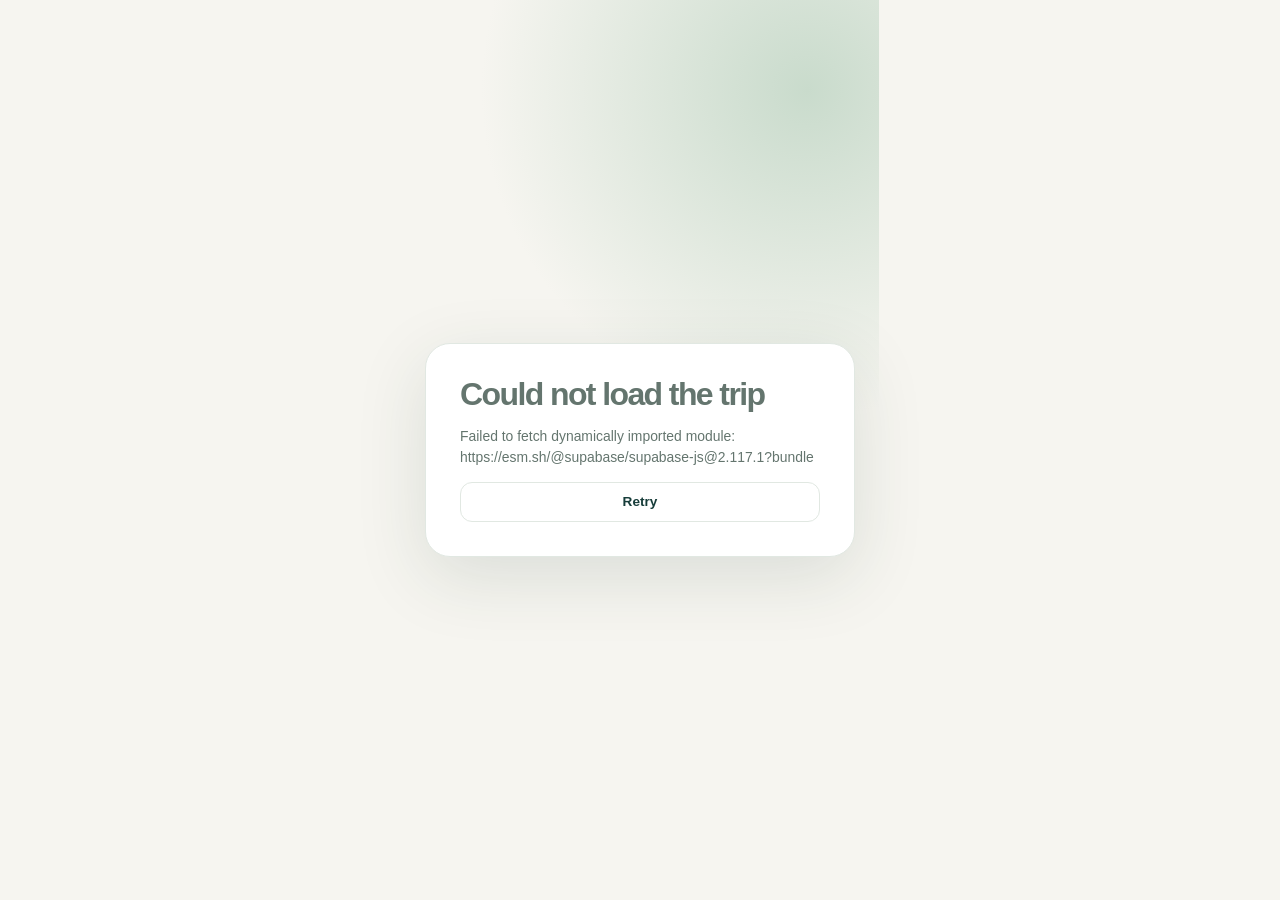
<file: japan-trip/public.html>
<!doctype html>
<html lang="en">
<head>
  <meta charset="utf-8">
  <meta name="viewport" content="width=device-width,initial-scale=1,viewport-fit=cover">
  <meta name="theme-color" content="#173d3a">
  <meta name="description" content="Read-only Japan 2026 trip planner.">
  <link rel="icon" type="image/svg+xml" href="./icon.svg">
  <link rel="stylesheet" href="./styles.css?v=20261123-public-1">
  <style>
    .public-note{margin:0 0 18px;padding:11px 15px;border-radius:13px;background:#eaf3ee;border:1px solid #cfe3d6;color:#285b4d;font-size:.82rem;line-height:1.4}
    .public-view .task-check{cursor:default}
    @media(max-width:650px){.bottom-nav{grid-template-columns:repeat(4,1fr)!important}.public-note{font-size:.75rem}}
  </style>
  <title>Japan 2026 · Trip Planner</title>
  <link rel="stylesheet" href="./plan.css?v=1">
</head>
<body>
  <div id="app" class="app-loading"><div class="loading-ring"></div><p>Opening Japan 2026…</p></div>
  <div id="toast" class="toast" role="status" aria-live="polite"></div>
  <dialog id="item-detail" class="item-detail" aria-labelledby="item-detail-title"><div id="item-detail-body" class="item-detail-body"></div></dialog>
  <script src="./config.js?v=20261123-public-1"></script>
  <script type="module" src="./public.js?v=20261126-public-1"></script>
</body>
</html>
</file>
<file: japan-trip/styles.css>
:root{font-family:Inter,-apple-system,BlinkMacSystemFont,"Segoe UI",sans-serif;color:#19342f;background:#f6f5f0;font-synthesis:none;--forest:#173d3a;--pine:#276859;--mint:#eaf3ee;--cream:#f6f5f0;--text:#19342f;--muted:#64756e;--line:#e1e8e2;--white:#fff;--amber:#cfaa61;--red:#a54a3b;--radius:19px}
*{box-sizing:border-box}html{scroll-behavior:smooth}body{margin:0;min-width:320px}button,input,textarea,select{font:inherit}button{cursor:pointer}a{color:inherit}a:hover{text-decoration:none}button:focus-visible,a:focus-visible,input:focus-visible,select:focus-visible,textarea:focus-visible{outline:3px solid #93bea5;outline-offset:3px}[hidden]{display:none!important}
#app{min-height:100dvh}.app-loading{display:grid;place-content:center;justify-items:center;gap:12px;color:var(--muted)}.loading-ring{height:34px;width:34px;border:4px solid #dceae0;border-top-color:var(--pine);border-radius:50%;animation:spin .8s linear infinite}@keyframes spin{to{transform:rotate(360deg)}}
.layout{max-width:1180px;margin:auto;min-height:100dvh;display:grid;grid-template-columns:216px minmax(0,1fr)}.sidebar{background:#fff;border-right:1px solid var(--line);padding:28px 17px;display:flex;flex-direction:column;gap:26px;position:sticky;top:0;height:100dvh}.brand{display:flex;align-items:center;gap:11px;font-weight:900;font-size:1.05rem;letter-spacing:-.035em}.brand-mark{height:38px;width:38px;border-radius:13px;background:var(--forest);display:grid;place-items:center;color:#f0d39b;font-size:1.25rem}.side-nav{display:grid;gap:6px}.nav-link{width:100%;padding:12px 13px;border:0;border-radius:12px;background:transparent;color:#65776d;text-align:left;display:flex;align-items:center;gap:13px;font-weight:750}.nav-link.active{background:var(--mint);color:#185847}.nav-ico{font-size:1.17rem;width:24px;display:inline-block;text-align:center}.side-foot{margin-top:auto;border-top:1px solid var(--line);padding-top:16px;display:grid;gap:10px}.side-foot small{color:var(--muted);overflow-wrap:anywhere}
.main{min-width:0;padding:32px 35px 86px}.topline{display:flex;align-items:center;justify-content:space-between;gap:12px;margin-bottom:20px}.topline-left{min-width:0}.eyebrow{font-size:.68rem;letter-spacing:.145em;font-weight:900;color:var(--pine);margin:0 0 7px;text-transform:uppercase}.topline h1{margin:0;line-height:1.04;letter-spacing:-.048em;font-size:clamp(1.65rem,3vw,2.25rem)}.topline .sub{font-size:.87rem;color:var(--muted);margin:8px 0 0}.head-actions{display:flex;gap:8px;align-items:center}.icon-button{width:39px;height:39px;display:grid;place-items:center;border-radius:12px;border:1px solid var(--line);background:white;color:var(--forest);font-size:1rem;flex-shrink:0}.icon-button:hover,.button:hover{filter:brightness(.975)}
.button{border:1px solid var(--line);padding:10px 15px;min-height:40px;border-radius:12px;font-size:.85rem;font-weight:800;background:#fff;color:var(--forest);display:inline-flex;align-items:center;justify-content:center;gap:8px}.button-primary{background:var(--forest);color:#fff;border-color:var(--forest)}.button-quiet{background:transparent}.button-danger{color:var(--red)}.button-small{padding:7px 10px;min-height:32px;font-size:.78rem}.button:disabled{opacity:.55;cursor:wait}
.hero{background:var(--forest);color:#fff;border-radius:25px;padding:27px 30px;position:relative;overflow:hidden;display:flex;align-items:stretch;justify-content:space-between;gap:20px}.hero:before{content:"";width:300px;height:300px;border:1px solid #ffffff25;border-radius:50%;position:absolute;right:-100px;top:-155px}.hero:after{content:"";width:230px;height:230px;border:1px solid #ffffff20;border-radius:50%;position:absolute;right:-35px;top:-110px}.hero>*{position:relative;z-index:1}.hero .eyebrow{color:#d4e0c5}.hero h2{margin:0 0 9px;letter-spacing:-.055em;font-size:clamp(1.8rem,4vw,2.8rem);line-height:1}.hero p{color:#c8dad0;margin:0;line-height:1.5;font-size:.9rem}.hero-stat{text-align:right;align-self:center;flex-shrink:0}.hero-stat b{display:block;font-size:3rem;line-height:1;letter-spacing:-.065em}.hero-stat span{display:block;font-size:.73rem;letter-spacing:.06em;text-transform:uppercase;color:#d6e3d9;font-weight:850;margin-top:7px}
.status-banner{margin:0 0 18px;padding:11px 15px;border-radius:13px;background:#fff5dc;border:1px solid #f1ddad;color:#735522;font-size:.83rem;line-height:1.4}.status-banner strong{font-weight:850}
.stats{display:grid;grid-template-columns:repeat(3,minmax(0,1fr));gap:12px;margin:16px 0 26px}.stat{background:#fff;border:1px solid var(--line);border-radius:17px;padding:17px 19px}.stat b{font-size:1.75rem;letter-spacing:-.05em;display:block}.stat span{font-size:.75rem;color:var(--muted);font-weight:780}
.section-head{display:flex;justify-content:space-between;align-items:center;gap:10px;margin:29px 0 13px}.section-head h2{font-size:1.03rem;letter-spacing:-.025em;margin:0}.section-head p{color:var(--muted);font-size:.81rem;margin:4px 0 0}.section-head a{font-size:.78rem;font-weight:850;color:var(--pine);text-decoration:none}.stack{display:grid;gap:10px}.panel{border-radius:var(--radius);border:1px solid var(--line);background:#fff;padding:18px}.panel-head{display:flex;justify-content:space-between;align-items:flex-start;gap:10px}.panel-title{font-size:.95rem;font-weight:850;margin:0}.panel-sub{color:var(--muted);font-size:.8rem;margin:6px 0 0;line-height:1.45}
.pill{display:inline-flex;align-items:center;gap:5px;white-space:nowrap;border-radius:999px;font-size:.68rem;font-weight:900;padding:5px 9px;letter-spacing:.015em;background:#edf2ec;color:#496458}.pill.urgent,.pill.blocked{background:#fff0e9;color:#ab5540}.pill.high,.pill.planned,.pill.pending,.pill.open{background:#fff4de;color:#946923}.pill.booked,.pill.done,.pill.confirmed{background:#e8f4e8;color:#24754b}.pill.dropped,.pill.cancelled{background:#f2f2ef;color:#8b938b}
.task-row{display:flex;align-items:flex-start;gap:12px;padding:15px 16px;background:white;border-radius:15px;border:1px solid var(--line)}.task-check{appearance:none;width:21px;height:21px;border:2px solid #afc4b5;border-radius:7px;flex-shrink:0;margin:2px 0 0;display:grid;place-items:center;cursor:pointer}.task-check:checked{background:var(--pine);border-color:var(--pine)}.task-check:checked:after{content:"✓";color:white;font-weight:900;font-size:.78rem}.task-check:disabled{opacity:.5}.task-body{min-width:0;flex:1}.task-title{display:block;font-weight:800;font-size:.87rem;line-height:1.35}.task-title.complete{text-decoration:line-through;color:#8a9b91}.task-meta{display:flex;flex-wrap:wrap;gap:6px;align-items:center;margin-top:7px;color:var(--muted);font-size:.73rem}.row-actions{display:flex;gap:5px;align-self:flex-start}.row-actions .icon-button{height:32px;width:32px;font-size:.82rem;border:0;background:#f7f9f6}
.filters{display:flex;align-items:center;gap:8px;flex-wrap:wrap;margin:16px 0}.filter-select,.filter-search{background:white;border:1px solid var(--line);border-radius:12px;min-height:39px;padding:8px 12px;font-size:.82rem;color:var(--forest)}.filter-search{min-width:0;flex:1}.filter-select{max-width:170px}.tabs{display:flex;gap:6px;overflow:auto;border-bottom:1px solid var(--line);margin:16px 0;padding-bottom:7px}.tab{white-space:nowrap;border:0;background:transparent;border-radius:9px;padding:8px 13px;font-size:.82rem;font-weight:750;color:var(--muted)}.tab.active{background:var(--mint);color:var(--forest)}
.stop-card{display:grid;grid-template-columns:72px minmax(0,1fr) auto;gap:13px;align-items:center}.stop-date{border-radius:12px;background:var(--mint);text-align:center;padding:10px 5px;color:var(--forest)}.stop-date b{font-size:1.13rem;display:block}.stop-date span{font-size:.65rem;font-weight:900;letter-spacing:.07em}.stop-main{min-width:0}.stop-main h3{margin:0;font-size:.93rem;letter-spacing:-.015em}.stop-main p{margin:6px 0 0;color:var(--muted);font-size:.77rem;line-height:1.4}.activity-row{display:grid;grid-template-columns:76px minmax(0,1fr) auto;gap:12px;align-items:center;padding:13px 0;border-bottom:1px solid var(--line)}.activity-row:last-child{border-bottom:0}.activity-date{font-size:.74rem;color:var(--muted);font-weight:850}.activity-title{font-size:.84rem;font-weight:830}.activity-sub{font-size:.73rem;color:var(--muted);margin-top:5px}.timeline{display:grid;gap:10px}.empty{border:1px dashed #c7d7c9;background:#ffffff90;border-radius:17px;text-align:center;padding:30px 22px;color:var(--muted)}.empty strong{display:block;color:var(--forest);margin-bottom:7px}.empty p{font-size:.85rem;line-height:1.5;margin:0 0 15px}.empty .button{margin-top:2px}
.book-grid{display:grid;grid-template-columns:repeat(2,minmax(0,1fr));gap:12px}.booking-card{display:grid;gap:13px}.booking-card h3{font-size:.97rem;letter-spacing:-.02em;margin:0}.booking-card .details{font-size:.79rem;color:var(--muted);line-height:1.5;overflow-wrap:anywhere}.booking-ref{font-size:.73rem;color:var(--muted);background:#f6f7f4;padding:8px 10px;border-radius:9px;overflow-wrap:anywhere}.booking-bottom{display:flex;align-items:center;justify-content:space-between;gap:8px;margin-top:auto}.muted{color:var(--muted)}.note-text{white-space:pre-wrap;line-height:1.5}.decision-card{display:grid;gap:10px}.decision-card h3{margin:0;font-size:.95rem}.decision-card p{margin:0;line-height:1.5;font-size:.84rem}
.trip-list{display:grid;grid-template-columns:repeat(2,minmax(0,1fr));gap:12px}.trip-option{border:1px solid var(--line);background:#fff;border-radius:18px;padding:20px;text-align:left}.trip-option.active{border-color:var(--pine);box-shadow:0 0 0 3px #daeee1}.trip-option h3{margin:6px 0;font-size:1.07rem}.trip-option p{font-size:.8rem;color:var(--muted);margin:0}.trip-option .eyebrow{font-size:.62rem}.trip-option:hover{border-color:#abc8b9}
.auth-wrap{min-height:100dvh;display:grid;place-items:center;padding:24px;background:radial-gradient(circle at 85% 10%,#c9dbcc,transparent 36%),var(--cream)}.auth-card{max-width:430px;width:100%;background:#fff;border:1px solid var(--line);box-shadow:0 20px 70px #203f3120;border-radius:25px;padding:34px}.auth-card .brand{margin-bottom:28px}.auth-card h1{font-size:2rem;line-height:1.05;letter-spacing:-.05em;margin:0 0 10px}.auth-card p{color:var(--muted);font-size:.87rem;line-height:1.5}.auth-card form{display:grid;gap:14px;margin-top:23px}.field{display:grid;gap:7px}.field label{font-weight:850;font-size:.79rem}.field input,.field select,.field textarea{border:1px solid #cfdbd1;background:#fff;border-radius:12px;padding:12px;color:var(--text);width:100%;font-size:.87rem}.field textarea{resize:vertical;min-height:95px}.field small{font-size:.74rem;color:var(--muted)}.auth-card .button{width:100%}.form-error{background:#fff0eb;border:1px solid #f3cebf;border-radius:9px;padding:9px 11px;color:#a44132;font-size:.8rem;line-height:1.4}.hint{font-size:.78rem;color:var(--muted);line-height:1.5}.settings-section{max-width:650px}.settings-section+.settings-section{margin-top:15px}.settings-section h2{font-size:1rem;margin:0 0 8px}.settings-section p{color:var(--muted);line-height:1.5;font-size:.85rem}.settings-section .button{margin:6px 8px 0 0}
.editor-dialog{border:0;border-radius:22px;box-shadow:0 22px 90px #0d291d50;padding:0;width:min(480px,calc(100% - 28px));max-height:calc(100dvh - 32px);background:#fff;color:var(--text)}.editor-dialog::backdrop{background:#0c201c9e;backdrop-filter:blur(3px)}.editor-form{padding:23px;display:grid;gap:18px}.editor-header{display:flex;align-items:start;justify-content:space-between}.editor-header h2{font-size:1.3rem;margin:0;letter-spacing:-.025em}.editor-fields{display:grid;grid-template-columns:repeat(2,minmax(0,1fr));gap:14px}.editor-fields .field.full{grid-column:1/-1}.editor-actions{display:flex;gap:9px;justify-content:flex-end;position:sticky;bottom:-23px;background:#fff;padding:15px 0 3px;border-top:1px solid var(--line)}
.toast{position:fixed;z-index:1000;bottom:calc(90px + env(safe-area-inset-bottom));left:50%;transform:translate(-50%,18px);background:#203f36;color:#fff;padding:12px 17px;border-radius:12px;font-size:.83rem;font-weight:750;max-width:calc(100% - 24px);box-shadow:0 9px 35px #11281e30;opacity:0;transition:opacity .15s,transform .15s;pointer-events:none}.toast.show{opacity:1;transform:translate(-50%,0)}.bottom-nav{display:none}
@media(max-width:900px){.layout{grid-template-columns:76px minmax(0,1fr)}.sidebar{padding:20px 11px}.sidebar .brand span:last-child,.sidebar .nav-label,.side-foot{display:none}.sidebar .brand{justify-content:center}.sidebar .nav-link{justify-content:center;padding:12px}.main{padding:25px 23px 95px}}
@media(max-width:650px){.layout{display:block}.sidebar{display:none}.main{padding:19px 15px calc(94px + env(safe-area-inset-bottom))}.topline{margin-bottom:16px}.topline h1{font-size:1.66rem}.topline .sub{font-size:.79rem}.topline .button span.optional{display:none}.hero{padding:24px 20px;border-radius:22px;min-height:185px;align-items:end}.hero h2{font-size:2.1rem}.hero-stat b{font-size:2.6rem}.hero-stat span{font-size:.65rem}.hero p{font-size:.77rem}.stats{gap:8px;margin:11px 0 22px}.stat{padding:13px 12px;border-radius:13px}.stat b{font-size:1.47rem}.stat span{font-size:.67rem}.section-head{margin:24px 0 11px}.task-row{padding:13px 12px}.row-actions .icon-button{width:29px;height:29px}.book-grid,.trip-list{grid-template-columns:1fr}.filters{display:grid;grid-template-columns:minmax(0,1fr) minmax(0,1fr)}.filter-search{grid-column:1/-1;width:100%}.filter-select{max-width:none;width:100%}.stop-card{grid-template-columns:57px minmax(0,1fr) auto;gap:10px}.stop-date{padding:8px 3px}.stop-date b{font-size:1rem}.panel{padding:15px}.activity-row{grid-template-columns:53px minmax(0,1fr) auto;gap:9px}.bottom-nav{display:grid;position:fixed;z-index:50;bottom:0;left:0;right:0;grid-template-columns:repeat(6,1fr);background:#ffffffed;backdrop-filter:blur(14px);border-top:1px solid var(--line);padding:8px 5px calc(7px + env(safe-area-inset-bottom));box-shadow:0 -9px 29px #2640320d}.bottom-nav .nav-link{display:grid;justify-items:center;gap:3px;padding:6px 1px 3px;font-size:.62rem;min-width:0}.bottom-nav .nav-ico{font-size:1.2rem}.bottom-nav .nav-label{display:block}.editor-dialog{max-height:calc(100dvh - 18px)}.editor-fields{gap:12px}.editor-form{padding:18px}.editor-actions{bottom:-18px}}
@media(prefers-reduced-motion:reduce){*,*:before,*:after{scroll-behavior:auto!important;animation-duration:.01ms!important;transition-duration:.01ms!important}}

.editor-actions .button-danger{margin-right:auto;background:#fff7f4;border-color:#f0d2c9}

/* Cross-device account access without modifying Supabase email templates. */
.auth-password-details{margin-top:22px;padding-top:17px;border-top:1px solid var(--line)}
.auth-password-details summary{cursor:pointer;font-size:.87rem;font-weight:800;color:var(--pine)}
.auth-password-details[open] summary{margin-bottom:10px}
.auth-password-details .hint{margin:9px 0;line-height:1.5}
.auth-password-details form{margin-top:14px}
.settings-section #account-password-form{margin:15px 0 18px;max-width:430px;gap:12px}
.settings-section #account-password-form .button{width:max-content;max-width:100%}

/* Mobile overview density and iPhone safe areas — 24 September 2026 */
.task-notes{margin-top:8px;min-width:0}
.task-notes summary{width:max-content;max-width:100%;cursor:pointer;color:var(--pine);font-size:.75rem;font-weight:800;list-style:none;display:flex;align-items:center;gap:5px;padding:3px 0}
.task-notes summary::-webkit-details-marker{display:none}
.task-notes summary::after{content:"⌄";font-size:1rem;line-height:.8;transition:transform .15s}
.task-notes[open] summary::after{transform:rotate(180deg)}
.task-notes p{font-size:.78rem;line-height:1.52;color:var(--muted);white-space:pre-wrap;overflow-wrap:anywhere;word-break:normal;margin:7px 0 2px;padding-top:8px;border-top:1px solid var(--line)}
@media(max-width:650px){
  .main{padding-top:calc(14px + env(safe-area-inset-top,0px));padding-right:14px;padding-left:14px}
  .topline{gap:8px}
  .topline .eyebrow{font-size:.62rem;letter-spacing:.12em;margin-bottom:5px}
  .topline h1{font-size:1.56rem;line-height:1.09}
  .topline .sub{margin-top:6px}
  .head-actions .icon-button{width:38px;height:38px}
  .view-home .topline{margin-bottom:15px}
  .view-home .topline .sub{display:none}
  .view-home .hero{min-height:0;padding:20px 18px;border-radius:19px;gap:12px;align-items:center}
  .view-home .hero .eyebrow{display:none}
  .view-home .hero h2{font-size:1.88rem;margin:0 0 7px}
  .view-home .hero p{font-size:.76rem;line-height:1.35}
  .view-home .hero-stat b{font-size:2.3rem}
  .view-home .hero-stat span{font-size:.62rem;margin-top:5px;letter-spacing:.025em}
  .view-home .stats{background:var(--white);border:1px solid var(--line);border-radius:15px;overflow:hidden;gap:0;margin:11px 0 17px}
  .view-home .stat{background:transparent;border:0;border-radius:0;min-width:0;padding:12px 9px 11px}
  .view-home .stat+.stat{border-left:1px solid var(--line)}
  .view-home .stat b{font-size:1.48rem;line-height:1.05}
  .view-home .stat span{display:block;font-size:.69rem;margin-top:4px;line-height:1.2}
  .view-home .section-head{margin:19px 0 10px;align-items:center}
  .view-home .section-head p{display:none}
  .view-home .section-head h2{font-size:1.08rem}
  .view-home .section-head a{white-space:nowrap}
  .task-row{gap:10px;padding:12px 11px;border-radius:14px}
  .task-check{width:30px;height:30px;margin-top:0}
  .task-check:checked:after{font-size:.93rem}
  .task-title{font-size:.84rem;line-height:1.38;overflow-wrap:break-word}
  .task-meta{gap:5px 7px;margin-top:6px;font-size:.7rem;line-height:1.25}
  .task-meta .pill{font-size:.64rem;padding:4px 8px}
  .row-actions .icon-button{width:36px;height:36px}
  .home-task .task-notes{margin-top:5px}
  .home-task .task-notes summary{padding:3px 0;font-size:.71rem}
  .stack{gap:9px}
}
@media (display-mode:standalone) and (max-width:650px){
  /* Some iOS home-screen versions report a zero inset: leave room for the status bar anyway. */
  .main{padding-top:calc(14px + max(44px,env(safe-area-inset-top,0px)))}
}


/* Itinerary table image preview: deliberately separate from booking data and editing. */
.itinerary-actions{display:flex;gap:8px;align-items:center;justify-content:flex-end;flex-wrap:wrap}
.itinerary-actions .button{white-space:nowrap}
.share-dialog{border:0;border-radius:21px;padding:0;width:min(930px,calc(100% - 28px));max-height:calc(100dvh - 30px);box-shadow:0 25px 90px #0d291d50;color:var(--text);background:#fff}
.share-dialog::backdrop{background:#102621a6;backdrop-filter:blur(3px)}
.share-shell{padding:20px;display:flex;flex-direction:column;gap:13px;max-height:calc(100dvh - 30px)}
.share-heading{display:flex;align-items:flex-start;justify-content:space-between;gap:10px}
.share-heading h2{margin:0;font-size:1.26rem;letter-spacing:-.025em}
.share-intro{margin:0;color:var(--muted);font-size:.82rem;line-height:1.4}
.share-options{display:grid;grid-template-columns:minmax(0,1fr) minmax(0,1.15fr);gap:15px;align-items:end}
.share-note-option{display:flex;gap:9px;align-items:center;font-size:.8rem;font-weight:800;cursor:pointer;min-width:0;line-height:1.4}
.share-note-option input{width:19px;height:19px;flex-shrink:0;accent-color:var(--pine)}
.share-note-option small{display:block;font-weight:500;color:var(--muted);font-size:.72rem;margin-top:2px}
.share-privacy{background:var(--mint);border-radius:10px;padding:8px 10px;color:#285b4d;font-size:.73rem;line-height:1.42;margin:0}
.share-image-wrap{min-height:145px;max-height:48dvh;overflow:auto;border:1px solid var(--line);background:#f3f6f6;border-radius:12px;text-align:center;overscroll-behavior:contain}
.share-image-wrap img{width:100%;height:auto;display:block;min-width:640px}
.share-status{font-size:.77rem;line-height:1.4;color:var(--muted);margin:12px 10px}
.share-footer{display:flex;justify-content:flex-end;gap:9px;border-top:1px solid var(--line);padding-top:12px}
.share-footer .button{min-height:44px}
@media(max-width:650px){
  .itinerary-section-head{display:grid;grid-template-columns:minmax(0,1fr);gap:11px}
  .itinerary-actions{justify-content:flex-start}
  .itinerary-actions .button{min-height:40px}
  .share-dialog{width:calc(100% - 16px);max-height:calc(100dvh - 18px - env(safe-area-inset-top,0px) - env(safe-area-inset-bottom,0px))}
  .share-shell{padding:15px;gap:11px;max-height:calc(100dvh - 18px - env(safe-area-inset-top,0px) - env(safe-area-inset-bottom,0px))}
  .share-heading h2{font-size:1.13rem}
  .share-options{grid-template-columns:1fr;gap:9px}
  .share-note-option{padding:2px 0}
  .share-image-wrap{max-height:43dvh}
  .share-footer .button{flex:1;padding:9px 8px}
}


/* Day-by-day travel mode */
.view-days .topline{margin-bottom:12px}
.day-strip-wrap{margin:0 -8px 16px;overflow:hidden}
.day-strip{display:flex;gap:7px;overflow-x:auto;padding:3px 8px 9px;scrollbar-width:none;scroll-snap-type:x proximity}
.day-strip::-webkit-scrollbar{display:none}
.day-chip{scroll-snap-align:center;flex:0 0 54px;border:1px solid var(--line);background:#fff;color:var(--muted);border-radius:15px;padding:8px 5px 9px;display:grid;justify-items:center;gap:2px}
.day-chip span{font-size:.64rem;font-weight:850;text-transform:uppercase;letter-spacing:.05em}
.day-chip b{font-size:1.05rem;color:var(--forest)}
.day-chip.today:after{content:"";width:5px;height:5px;border-radius:50%;background:var(--amber);margin-top:2px}
.day-chip.active{background:var(--forest);border-color:var(--forest);color:#cfe1d9;box-shadow:0 7px 20px #173d3a20}
.day-chip.active b{color:#fff}
.day-heading{display:flex;align-items:flex-end;justify-content:space-between;gap:14px;margin:8px 0 12px}
.day-heading h2{font-size:1.45rem;letter-spacing:-.04em;line-height:1.05;margin:0}
.day-count{font-size:.7rem;font-weight:850;color:var(--muted);white-space:nowrap;background:#fff;border:1px solid var(--line);padding:7px 9px;border-radius:999px}
.today-summary{background:linear-gradient(135deg,var(--forest),#225e54);color:#fff;border-radius:20px;padding:18px 19px;margin-bottom:13px;display:grid;grid-template-columns:minmax(0,1fr) auto;gap:4px 14px;align-items:end;box-shadow:0 12px 28px #173d3a18}
.today-summary .eyebrow{grid-column:1/-1;color:#cfe1d9;margin-bottom:2px}
.today-summary strong{font-size:1.05rem;line-height:1.25;min-width:0}
.today-summary span{font-size:.82rem;font-weight:850;color:#dbe9e4;white-space:nowrap}
.today-summary.quiet{background:#fff;color:var(--forest);border:1px solid var(--line);box-shadow:none}
.today-summary.quiet .eyebrow,.today-summary.quiet span{color:var(--muted)}
.day-timeline{display:grid;gap:10px;position:relative;margin-bottom:14px}
.day-card{background:#fff;border:1px solid var(--line);border-radius:18px;padding:15px;display:grid;gap:12px;min-width:0}
.activity-day-card{grid-template-columns:66px minmax(0,1fr)}
.day-card-time{font-size:.83rem;font-weight:900;color:var(--forest);padding-top:2px}
.day-card-time span{font-size:.68rem;color:var(--muted);font-weight:800}
.day-card-body{min-width:0}
.day-card-kicker{text-transform:uppercase;letter-spacing:.09em;font-size:.59rem;font-weight:900;color:var(--pine);margin-bottom:4px}
.day-card h3{font-size:.98rem;line-height:1.25;letter-spacing:-.02em;margin:0}
.day-card-body>p{font-size:.76rem;color:var(--muted);line-height:1.45;margin:6px 0 0;overflow-wrap:anywhere}
.day-actions{display:flex;gap:7px;flex-wrap:wrap;margin-top:11px}
.day-actions .button{min-height:34px;padding:7px 10px;font-size:.72rem;text-decoration:none}
.travel-leg{grid-template-columns:30px 160px minmax(0,1fr);align-items:start}
.travel-mode{height:30px;width:30px;border-radius:10px;background:var(--mint);display:grid;place-items:center;font-size:.9rem;font-weight:900;color:var(--forest)}
.travel-times{display:grid;grid-template-columns:45px minmax(0,1fr);gap:2px 7px;align-items:start;position:relative}
.travel-times strong{font-size:.8rem;color:var(--forest)}
.travel-times span{font-size:.76rem;line-height:1.25;color:var(--text);font-weight:760}
.travel-times i{grid-column:1;width:1px;height:15px;background:#b8cbbf;margin:1px 0 1px 21px}
.travel-details{margin-top:8px}
.travel-details summary{cursor:pointer;color:var(--pine);font-size:.72rem;font-weight:850;list-style:none}
.travel-details summary::-webkit-details-marker{display:none}
.travel-details summary:after{content:" ⌄"}
.travel-details p{font-size:.74rem;line-height:1.48;color:var(--muted);white-space:pre-wrap;overflow-wrap:anywhere;margin:7px 0 0;padding-top:7px;border-top:1px solid var(--line)}
.day-free{border:1px dashed #c8d7cd;background:#ffffff80;border-radius:18px;padding:24px 18px;text-align:center}
.day-free strong{display:block;color:var(--forest)}
.day-free p{font-size:.78rem;color:var(--muted);line-height:1.45;margin:6px 0 0}
.tonight-card{background:#edf4f0;border:1px solid #d7e5dd;border-radius:20px;padding:17px;display:grid;grid-template-columns:40px minmax(0,1fr);gap:12px;margin-top:4px}
.tonight-icon{height:40px;width:40px;border-radius:14px;background:#fff;display:grid;place-items:center;color:var(--forest);font-size:1.2rem}
.tonight-main h3{font-size:1rem;margin:0 0 5px;letter-spacing:-.02em}
.tonight-main>p:not(.eyebrow){font-size:.76rem;color:var(--muted);line-height:1.45;margin:0}
.tonight-main .tonight-address{margin-top:6px!important;font-size:.7rem!important}
.ticket-dialog{border:0;padding:0;border-radius:23px;width:min(460px,calc(100% - 20px));max-height:calc(100dvh - 24px);background:#fff;color:var(--text);box-shadow:0 25px 90px #0d291d60}
.ticket-dialog::backdrop{background:#081a17c2;backdrop-filter:blur(4px)}
.ticket-shell{padding:18px;display:grid;gap:13px}
.ticket-heading{display:flex;align-items:flex-start;justify-content:space-between;gap:12px}
.ticket-heading h2{margin:0;font-size:1.12rem;line-height:1.2;letter-spacing:-.025em}
.ticket-stage{background:#f7f8f5;border:1px solid var(--line);border-radius:18px;min-height:330px;display:grid;place-items:center;padding:18px}
.ticket-stage img{display:block;width:min(100%,350px);height:auto;image-rendering:auto}
.ticket-empty{font-size:.8rem;color:var(--muted);text-align:center}
.ticket-controls{display:grid;grid-template-columns:44px minmax(0,1fr) 44px;align-items:center;gap:10px}
.ticket-controls .icon-button{width:44px;height:44px}
.ticket-pager{display:flex;justify-content:center;gap:7px;flex-wrap:wrap}
.ticket-dot{width:9px;height:9px;padding:0;border:0;border-radius:50%;background:#c9d5ce}
.ticket-dot.active{background:var(--forest);transform:scale(1.25)}
.ticket-security{text-align:center;font-size:.68rem;color:var(--muted);line-height:1.35;margin:0}

@media(max-width:650px){
  .bottom-nav .nav-link{font-size:.57rem}
  .bottom-nav .nav-ico{font-size:1.08rem}
  .view-days .topline .sub{display:none}
  .day-strip-wrap{margin-left:-14px;margin-right:-14px}
  .day-strip{padding-left:14px;padding-right:14px}
  .day-heading{align-items:center}
  .day-heading h2{font-size:1.25rem}
  .day-count{font-size:.63rem}
  .today-summary{padding:16px;border-radius:17px}
  .today-summary strong{font-size:.96rem}
  .activity-day-card{grid-template-columns:57px minmax(0,1fr)}
  .travel-leg{grid-template-columns:28px minmax(0,1fr);gap:10px}
  .travel-times{grid-column:2;grid-template-columns:42px minmax(0,1fr);width:100%}
  .travel-leg .day-card-body{grid-column:2}
  .ticket-dialog{width:calc(100% - 12px);max-height:calc(100dvh - 12px - env(safe-area-inset-top,0px) - env(safe-area-inset-bottom,0px))}
  .ticket-shell{padding:14px}
  .ticket-stage{min-height:300px;padding:14px}
}

.private-badge{margin-inline:6px;background:#f3e8ff;color:#663399}.privacy-list{margin-top:18px}.privacy-list summary{cursor:pointer;padding:12px 0}.privacy-list .task-row{overflow-wrap:anywhere}.privacy-list h3{margin-top:24px}

.field input[type="checkbox"]{width:auto;min-width:18px;height:18px;margin-right:8px;vertical-align:middle}.settings-section .task-row{flex-wrap:wrap;overflow-wrap:anywhere}.settings-section .task-body{flex-basis:140px}

/* Keep every editable control above iPhone Safari's focus-zoom threshold.
   This applies before focus, including login, filters, wallet and dialogs.
   Pinch zoom remains available through the unchanged viewport settings. */
input,select,textarea,[contenteditable]:not([contenteditable="false"]){font-size:max(16px,1rem)!important}
.field{min-width:0;min-inline-size:0;align-content:start}
.editor-fields{align-items:start}
.editor-fields>.field:not(fieldset){display:flex;flex-direction:column;align-items:stretch}
.editor-fields>.full{grid-column:1/-1}
.editor-fields>.field>label{line-height:1.35}
.field input:not([type="checkbox"]):not([type="radio"]),.field select{
  display:block;box-sizing:border-box;min-width:0;min-inline-size:0;
  width:100%;max-width:100%;max-inline-size:100%;height:48px;min-height:48px;
  margin:0;line-height:1.25;padding:11px 12px;
}
.field textarea{display:block;box-sizing:border-box;min-width:0;width:100%;max-width:100%;min-height:112px;margin:0;line-height:1.45}
input[type="date"],input[type="time"],input[type="datetime-local"]{-webkit-appearance:none;appearance:none;overflow:hidden}
input::-webkit-date-and-time-value{min-height:1.25em;text-align:start}
input::-webkit-datetime-edit{padding:0}
.filter-search,.filter-select{min-width:0;min-height:44px}
fieldset.field{width:100%;max-width:100%;min-inline-size:0;margin:0;padding:14px;border:1px solid var(--line);border-radius:12px}
fieldset.field legend{max-width:100%;padding:0 6px;font-size:.82rem;font-weight:800}
fieldset.field label{display:flex;align-items:center;gap:8px;line-height:1.4;overflow-wrap:anywhere}
fieldset.field input[type="checkbox"]{flex-shrink:0;margin:0}
@media(max-width:360px){.editor-fields{grid-template-columns:minmax(0,1fr)}}
/* Cost editing uses the planner’s standard touch-sized controls. */
.cost-balance{display:flex;justify-content:space-between;gap:16px;margin:10px 0}.cost-notes{white-space:pre-wrap}.cost-split-line{display:flex;align-items:center;justify-content:space-between;gap:12px;border-bottom:1px solid var(--line);padding:8px 0}.cost-split-line p{min-width:0;overflow-wrap:anywhere}.cost-split-line small{display:block;color:var(--muted);margin-top:6px;line-height:1.5}.cost-split-line button{flex-shrink:0}.cost-untracked{margin-top:20px}.cost-untracked>summary{cursor:pointer;font-weight:800}.cost-tools{display:flex;flex-wrap:wrap;gap:8px;margin-top:12px}.cost-split-editor{border:1px solid var(--line);border-radius:12px;padding:12px;display:grid;grid-template-columns:minmax(0,1fr) minmax(0,1fr);gap:12px;margin:12px 0}.cost-split-editor label{display:grid;gap:6px}.cost-split-editor>.field:first-child{grid-column:1/-1}.cost-split-editor button{justify-self:start}.cost-splits-section{min-width:0}.cost-splits-section h3{margin-top:10px}
@media(max-width:650px){.cost-split-line,.cost-balance{flex-wrap:wrap}.cost-split-editor{grid-template-columns:minmax(0,1fr)}.bottom-nav:has([data-tab="costs"]){grid-template-columns:repeat(5,minmax(0,1fr))}}
/* Compact cost list: the payment work stays inside the expanded item. */
.cost-simple-head{display:flex;justify-content:space-between;align-items:center;gap:16px;margin-bottom:16px}.cost-simple-head>p{margin:0;color:var(--muted);font-size:.86rem}.cost-overview{border-block:1px solid var(--line);padding:19px 0;margin:14px 0 20px}.cost-two-totals{display:grid;grid-template-columns:repeat(2,minmax(0,1fr));gap:18px}.cost-two-totals span{display:block;color:var(--muted);font-size:.76rem}.cost-two-totals strong{display:block;font-size:1.65rem;letter-spacing:-.7px;margin-top:5px;font-variant-numeric:tabular-nums;overflow-wrap:anywhere}.cost-list-toolbar{display:flex;align-items:center;justify-content:space-between;gap:10px;margin-bottom:13px}.cost-list-toolbar>span{font-size:.7rem;color:var(--muted)}.cost-switch{display:flex;gap:3px}.cost-switch button{font:inherit;font-size:.76rem;font-weight:750;border:0;border-radius:8px;background:transparent;color:var(--muted);padding:10px;min-height:42px;cursor:pointer}.cost-switch button.active{background:var(--accent-soft,#e9f2ed);color:var(--forest)}.cost-simple-list{display:grid;gap:10px}.cost-simple-card{padding:0;border:1px solid var(--line);border-radius:17px;background:var(--surface,#fff);overflow:hidden}.cost-simple-card>summary{display:block;padding:16px;position:relative;list-style:none}.cost-simple-card>summary:after{position:absolute;right:16px;top:14px;content:'+';font-size:18px}.cost-simple-card[open]>summary:after{content:'−'}.cost-row-heading{display:flex;align-items:start;justify-content:space-between;gap:12px;padding-right:20px}.cost-row-heading>strong{font-size:.91rem;min-width:0;overflow-wrap:anywhere}.cost-row-amount{font-size:.8rem;color:var(--muted);white-space:nowrap;font-variant-numeric:tabular-nums}.cost-chips{display:flex;flex-wrap:wrap;gap:6px;margin-top:10px}.cost-chip{display:inline-block;font-size:.69rem;line-height:1.4;padding:4px 7px;border-radius:6px;font-weight:650;background:#eaf3ed;color:#285e48}.cost-chip.owing{background:#faf1dc;color:#7a5914}.cost-chip.neutral{background:#f2f3f0;color:#66756c}.cost-due{font-size:.75rem;color:var(--muted);margin:10px 0 0}.cost-due.soon{color:#805b14;font-weight:750}.cost-due.overdue{color:#ae3f31;font-weight:800}.cost-simple-detail{padding:0 16px 16px}.cost-payment-line{display:flex;align-items:center;justify-content:space-between;gap:12px;margin-bottom:16px}.cost-payment-line:first-child{border-top:1px solid var(--line);padding-top:16px}.cost-payment-line>div{min-width:0}.cost-payment-line strong{display:block;font-size:.81rem;font-weight:750;overflow-wrap:anywhere}.cost-payment-line small{display:block;color:var(--muted);font-size:.72rem;margin-top:3px;line-height:1.5}.cost-payment-line .button{flex-shrink:0;min-height:42px;white-space:normal}.cost-paid-label{font-size:.78rem;font-weight:800;color:#285e48;white-space:nowrap}.cost-edit-link{display:block;border:0;background:transparent;font:inherit;font-size:.75rem;color:var(--muted);text-align:left;text-decoration:underline;text-underline-offset:3px;padding:6px 0;min-height:36px;cursor:pointer}.cost-extra-details{font-size:.76rem;color:var(--muted);margin-top:9px}.cost-extra-details>summary,.cost-footer-details>summary{cursor:pointer;min-height:38px;padding:8px 0}.cost-footer-details{font-size:.78rem;color:var(--muted);margin-top:20px}.cost-editor-options>summary{padding:12px 0;font-size:.85rem;font-weight:750;cursor:pointer;min-height:44px}.cost-editor-options[open]>.editor-fields{padding-top:10px}.cost-splits-section>h3{font-size:.94rem}.cost-simple-card>summary:focus-visible{outline-offset:-4px}
@media(max-width:400px){.cost-payment-line{flex-wrap:wrap}.cost-list-toolbar{align-items:start}.cost-list-toolbar>span{padding-top:12px}.cost-two-totals strong{font-size:1.42rem}}
.cost-summary-panel{margin:8px 0 18px;border-block:1px solid var(--line)}.cost-summary-panel>summary{display:flex;align-items:center;justify-content:space-between;gap:12px;padding:15px 22px 15px 0;position:relative;cursor:pointer;list-style:none;font-size:.85rem}.cost-summary-panel>summary::-webkit-details-marker{display:none}.cost-summary-panel>summary:after{content:'+';position:absolute;right:0;font-size:18px}.cost-summary-panel[open]>summary:after{content:'−'}.cost-summary-panel>summary>span{font-size:.75rem;color:var(--muted)}.cost-summary-content{padding:0 0 15px}.cost-currency-toggle{display:flex;gap:6px;margin-bottom:17px}.cost-currency-toggle button{font:inherit;font-size:.8rem;border:1px solid var(--line);border-radius:9px;background:#fff;color:var(--forest);min-height:44px;padding:8px 14px;cursor:pointer;font-weight:750}.cost-currency-toggle button[aria-pressed="true"]{background:var(--forest);color:#fff;border-color:var(--forest)}.cost-fx-note{font-size:.7rem;color:var(--muted);margin:16px 0 0;line-height:1.6}

/* Saved reminders board */
.saved-toolbar{display:flex;flex-wrap:wrap;align-items:center;gap:8px;margin:14px 0 18px}.saved-toolbar .filter-search{min-width:220px}.saved-status-toggle{display:flex;gap:5px;flex-wrap:wrap}.saved-status-toggle .button.active{background:var(--forest);border-color:var(--forest);color:#fff}.saved-grid{display:grid;grid-template-columns:repeat(2,minmax(0,1fr));gap:12px}.saved-card{padding:0;overflow:hidden;display:flex;flex-direction:column}.saved-card.is-done{opacity:.68}.saved-card.is-done h3{text-decoration:line-through}.saved-image-button{display:block;border:0;background:#eef3ef;padding:0;width:100%;cursor:zoom-in}.saved-image{display:block;width:100%;height:230px;object-fit:contain;background:#f1f4f1}.saved-card-body{padding:16px;display:grid;gap:10px;height:100%}.saved-card-top{display:flex;gap:7px;align-items:center;flex-wrap:wrap}.saved-card h3{font-size:.96rem;margin:0;line-height:1.3}.saved-card p{font-size:.8rem;line-height:1.5;color:var(--muted);white-space:pre-wrap;margin:0;overflow-wrap:anywhere}.saved-card-actions{display:flex;align-items:center;gap:8px;flex-wrap:wrap;margin-top:auto}.saved-card-actions>a{font-size:.78rem;font-weight:800;color:var(--pine)}.reminder-image-field{border-top:1px solid var(--line);padding-top:12px}.reminder-editor-preview{display:block;max-width:100%;max-height:220px;object-fit:contain;border-radius:12px;border:1px solid var(--line);background:#f3f5f2}.reminder-remove-image{display:flex!important;grid-template-columns:auto 1fr!important;align-items:center;gap:8px;font-weight:600!important}.reminder-remove-image input{width:auto!important}.reminder-image-dialog{border:0;border-radius:20px;padding:0;width:min(900px,calc(100% - 22px));max-height:calc(100dvh - 24px);background:#fff;color:var(--text);box-shadow:0 25px 90px #0d291d55}.reminder-image-dialog::backdrop{background:#0c201caa;backdrop-filter:blur(3px)}.reminder-image-shell{padding:16px;display:grid;gap:12px}.reminder-image-stage{background:#101814;border-radius:14px;min-height:180px;display:grid;place-items:center;overflow:auto}.reminder-image-stage img{display:block;max-width:100%;max-height:calc(100dvh - 150px);object-fit:contain}
@media(max-width:650px){.saved-grid{grid-template-columns:1fr}.saved-toolbar{align-items:stretch}.saved-toolbar .filter-search,.saved-toolbar .filter-select{width:100%;max-width:none}.saved-status-toggle{display:grid;grid-template-columns:repeat(3,minmax(0,1fr))}.saved-status-toggle .button{padding-inline:7px;white-space:normal}.saved-image{height:auto;max-height:360px}.reminder-image-dialog{width:calc(100% - 12px);max-height:calc(100dvh - 12px - env(safe-area-inset-top,0px) - env(safe-area-inset-bottom,0px))}}
</file>
<file: japan-trip/plan.css>
/* One plan, compact documents, and a shared detail sheet. */
.sr-only{position:absolute;width:1px;height:1px;padding:0;margin:-1px;overflow:hidden;clip:rect(0,0,0,0);white-space:nowrap;border:0}
.kind-stay{--item-color:#2a65a4;--item-tint:#edf4fc}.kind-travel{--item-color:#7153aa;--item-tint:#f4effb}.kind-activity{--item-color:#966500;--item-tint:#fff6df}.kind-meal{--item-color:#af503b;--item-tint:#fff0ea}.kind-document{--item-color:#52685c;--item-tint:#edf3ef}
.plan-overview{display:flex;align-items:center;justify-content:space-between;gap:12px;padding:15px 17px;background:#eaf1eb;border-radius:16px;margin-bottom:14px}.plan-overview .eyebrow{display:block;margin:0 0 4px}.plan-overview p{margin:0;font-size:.86rem;color:var(--muted)}
.plan-toolbar{display:flex;gap:8px;align-items:center}.plan-toolbar>.button{min-height:40px}.add-menu{margin-left:auto;position:relative;z-index:8}.add-menu summary{list-style:none;cursor:pointer;min-height:40px}.add-menu summary::-webkit-details-marker{display:none}.add-menu>div{position:absolute;right:0;top:calc(100% + 7px);width:160px;background:#fff;padding:6px;border:1px solid var(--line);box-shadow:0 9px 35px #173d3a20;border-radius:14px;display:grid}.add-menu button{padding:12px;border:0;background:white;text-align:left;border-radius:8px;color:var(--text)}.add-menu button:hover{background:var(--mint)}
.plan-legend{display:flex;flex-wrap:wrap;gap:14px;margin:17px 0 7px;font-size:.7rem;color:var(--muted)}.plan-legend>span{display:flex;align-items:center;gap:5px}.kind-dot{display:inline-block;width:8px;height:8px;border-radius:50%;background:var(--item-color);flex-shrink:0}.plan-base{display:flex;align-items:center;gap:8px;font-size:.78rem;font-weight:850;margin:22px 0 8px;letter-spacing:.01em;color:var(--forest)}.base-dot{width:7px;height:7px;background:#315d51;border-radius:50%}
.plan-day{border:1px solid var(--line);background:#fff;border-radius:15px;margin:7px 0;overflow:hidden}.plan-day.is-today{border-color:#659181}.plan-day.expanded{box-shadow:0 5px 24px #173d3a08;border-color:#c7d7ce}.plan-day-toggle{display:flex;align-items:center;gap:13px;width:100%;background:transparent;border:0;color:var(--text);padding:13px 15px;text-align:left;min-height:76px}.plan-day-toggle:hover{background:#f9fbf8}.plan-date{display:grid;justify-items:center;width:33px;flex-shrink:0}.plan-date b{font-size:1.3rem;line-height:1.1;letter-spacing:-.04em}.plan-date small{text-transform:uppercase;font-size:.6rem;color:var(--muted);margin-top:4px;font-weight:800}.plan-day-text{display:grid;gap:5px;min-width:0;flex:1}.plan-day-text strong{font-size:.86rem}.plan-day-text>span{font-size:.77rem;color:var(--muted);overflow:hidden;text-overflow:ellipsis;white-space:nowrap}.day-dots{display:flex;gap:4px}.expand-icon{font-size:1.2rem;width:16px;text-align:center;color:var(--muted)}.plan-day-content{padding:2px 13px 14px}.plan-events{display:grid;gap:8px}.open-day{font-size:.83rem;color:var(--muted);padding:7px 4px 12px;line-height:1.5}
.trip-item{border:1px solid var(--line);border-left:4px solid var(--item-color);border-radius:12px;padding:12px;background:#fff;display:flex;width:100%;gap:11px;text-align:left;align-items:flex-start;color:var(--text);font:inherit;transition:background .15s}.trip-item:hover{background:var(--item-tint)}.trip-item:active{background:var(--item-tint)}.item-icon{display:grid;place-items:center;background:var(--item-tint);color:var(--item-color);width:32px;height:32px;flex-shrink:0;border-radius:10px;font-size:1.1rem}.item-main{display:grid;gap:5px;min-width:0;flex:1}.item-kicker{font-size:.63rem;text-transform:uppercase;letter-spacing:.055em;color:var(--item-color);font-weight:850}.item-main strong{font-size:.85rem;line-height:1.4;overflow-wrap:anywhere}.item-subtitle{font-size:.73rem;line-height:1.4;color:var(--muted)}.item-end{display:flex;align-items:center;gap:6px;flex-shrink:0}.item-chevron{color:#83958a;font-size:1.25rem;line-height:1.2}.item-status{font-size:.64rem;line-height:1.5;color:#68796f;font-weight:750;white-space:nowrap}.item-status.booked,.item-status.confirmed,.item-status.done{color:#23704a}.privacy-mark{font-size:.66rem;color:#714493;line-height:1.4;display:inline-block}.tonight-strip{padding-top:13px}.tonight-strip>span{display:block;font-size:.66rem;font-weight:800;text-transform:uppercase;letter-spacing:.08em;color:var(--muted);padding:0 2px 7px}.tonight-strip .trip-item{background:#f7faff}.compact .item-kicker{font-size:.6rem}.flexible-section{margin-top:28px}.flexible-section h2{font-size:1rem;margin-bottom:5px}.flexible-section>p{font-size:.8rem;color:var(--muted)}.flexible-section .trip-item{margin-bottom:8px}
.wallet-heading{display:flex;align-items:center;gap:12px;justify-content:space-between;margin-bottom:18px}.wallet-heading p{font-size:.85rem;color:var(--muted);line-height:1.5;margin:0;max-width:390px}.wallet-heading .button{flex-shrink:0}.wallet-search{width:100%;max-width:none;min-height:45px;margin-bottom:12px}.wallet-filters{display:flex;gap:7px;overflow-x:auto;padding:0 0 9px;scrollbar-width:thin}.filter-chip{border:1px solid var(--line);border-radius:999px;padding:9px 13px;background:#fff;color:var(--muted);font-size:.76rem;font-weight:750;white-space:nowrap;min-height:38px}.filter-chip.active{background:var(--forest);color:#fff;border-color:var(--forest)}.wallet-list{display:grid;gap:13px;margin-top:9px}.wallet-date{display:block;font-size:.69rem;color:var(--muted);font-weight:800;margin:4px 0 7px 3px}
.item-detail{border:0;padding:0;background:#fff;color:var(--text);border-radius:23px;box-shadow:0 22px 90px #0d291d50;width:min(570px,calc(100% - 28px));max-height:88dvh;overscroll-behavior:contain}.item-detail::backdrop{background:#12292380;backdrop-filter:blur(3px)}.item-detail-body{padding:23px;overflow-wrap:anywhere}.detail-grip{display:none}.detail-heading{display:flex;align-items:flex-start;gap:12px;justify-content:space-between}.detail-heading h2{font-size:1.35rem;letter-spacing:-.035em;line-height:1.22;margin:10px 0}.detail-heading .icon-button{position:sticky;top:0}.detail-kind{color:var(--item-color);background:var(--item-tint);border-radius:7px;padding:5px 8px;font-size:.7rem;font-weight:850;display:inline-block}.detail-status{margin-bottom:16px}.detail-status .item-status{font-size:.78rem}.detail-facts{display:grid;gap:0;margin:10px 0 12px}.detail-fact{display:grid;grid-template-columns:90px minmax(0,1fr);gap:12px;padding:10px 0;border-top:1px solid #edf0ec;font-size:.82rem;line-height:1.5}.detail-fact dt{color:var(--muted)}.detail-fact dd{margin:0;font-weight:650}.detail-links{display:flex;flex-wrap:wrap;gap:8px}.detail-links a{text-decoration:none}.detail-section{margin:23px 0 8px}.detail-section h3{font-size:.9rem;margin:0 0 12px}.connection{border-left:2px solid #d7c9eb;padding:0 0 14px 14px;margin-left:3px;display:grid;gap:5px}.connection:last-child{padding-bottom:2px}.connection strong{font-size:.82rem}.connection>span{font-size:.77rem;color:#7153aa}.connection p{font-size:.74rem;color:var(--muted);line-height:1.4;margin:0}.asset-row{display:flex;gap:12px;align-items:center;justify-content:space-between;padding:12px 0;border-top:1px solid var(--line)}.asset-row>div{display:grid;gap:4px;flex:1;min-width:0}.asset-row strong{font-size:.79rem}.asset-row .button{flex-shrink:0}.detail-note{margin-top:12px;border:1px solid var(--line);border-radius:12px}.detail-note summary{font-size:.8rem;font-weight:750;padding:12px;cursor:pointer}.detail-note p{padding:0 12px 13px;margin:0;color:var(--muted);white-space:pre-wrap;font-size:.8rem;line-height:1.6}.detail-edit{border-top:1px solid var(--line);padding-top:16px}.detail-edit .button{margin:0 7px 8px 0;min-height:38px}.bottom-nav{grid-template-columns:repeat(4,minmax(0,1fr))}
@media(max-width:650px){.plan-overview{padding:13px 14px}.plan-day-toggle{gap:10px;padding:12px 11px}.plan-date{width:28px}.plan-day-content{padding:0 8px 10px}.plan-base{margin-top:21px}.plan-legend{gap:12px;font-size:.66rem}.trip-item{gap:9px;padding:11px 9px}.item-icon{width:28px;height:28px;border-radius:8px}.item-main strong{font-size:.8rem}.item-end{flex-direction:column;align-items:flex-end;gap:3px}.item-status{font-size:.59rem}.day-dots{display:flex}.wallet-heading{align-items:flex-start}.wallet-heading p{font-size:.8rem}.wallet-heading .button{font-size:.7rem}.item-detail{margin:auto 0 0;width:100%;max-width:none;max-height:92dvh;border-radius:24px 24px 0 0}.item-detail-body{padding:10px 19px calc(24px + env(safe-area-inset-bottom))}.detail-grip{display:block;width:36px;height:4px;border-radius:4px;background:#d3dcd5;margin:0 auto 17px}.detail-heading h2{font-size:1.25rem}.detail-fact{grid-template-columns:76px minmax(0,1fr);font-size:.79rem}.bottom-nav{grid-template-columns:repeat(4,minmax(0,1fr))}.bottom-nav .nav-link{padding:7px 2px 4px;font-size:.67rem}.plan-toolbar .button,.add-menu summary{min-height:42px}.plan-events .trip-item,.tonight-strip .trip-item{min-height:76px}}

.item-icon svg{width:21px;height:21px}.nav-ico svg{display:block;width:23px;height:23px}.detail-kind{display:inline-flex;align-items:center;gap:5px}.detail-kind svg{width:14px;height:14px}.wallet-filters{scrollbar-width:none}.wallet-filters::-webkit-scrollbar{display:none}@media(max-width:650px){.item-main strong{font-size:.85rem}.item-status{font-size:.65rem}}
</file>
